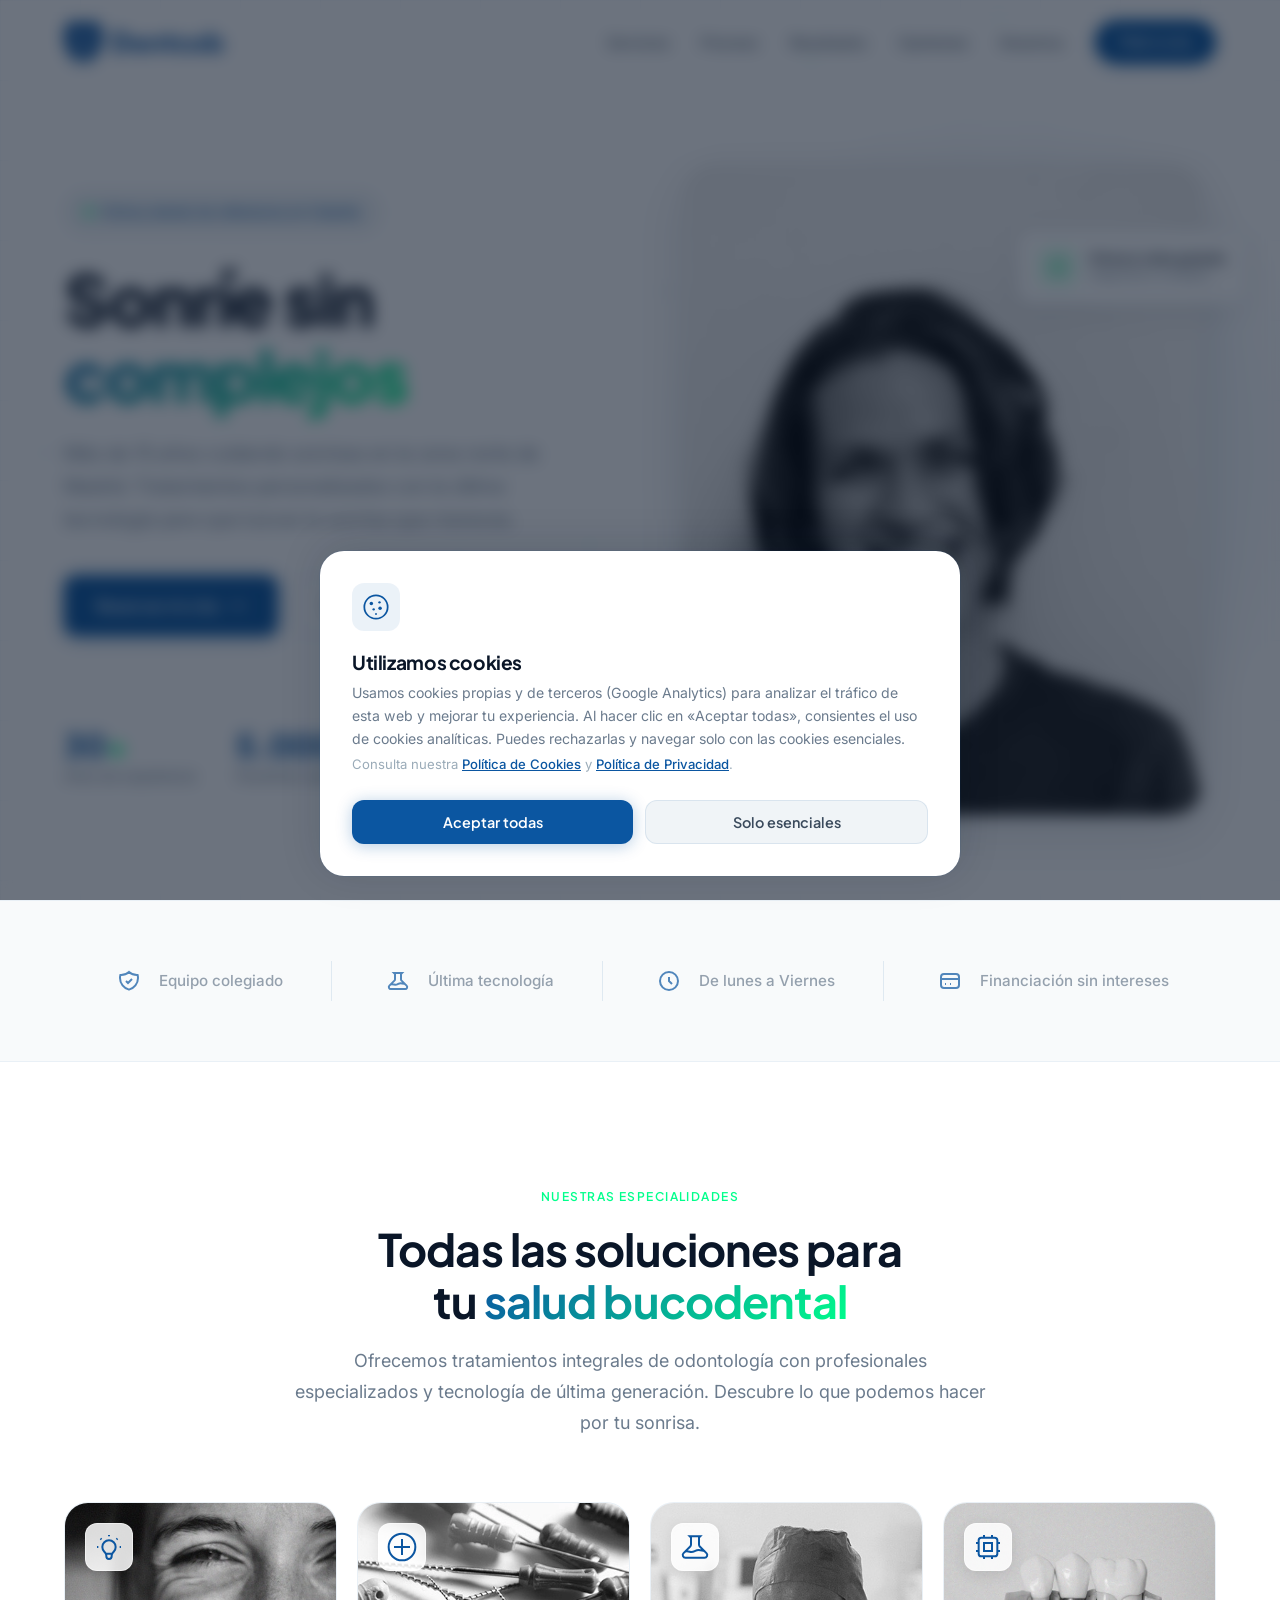
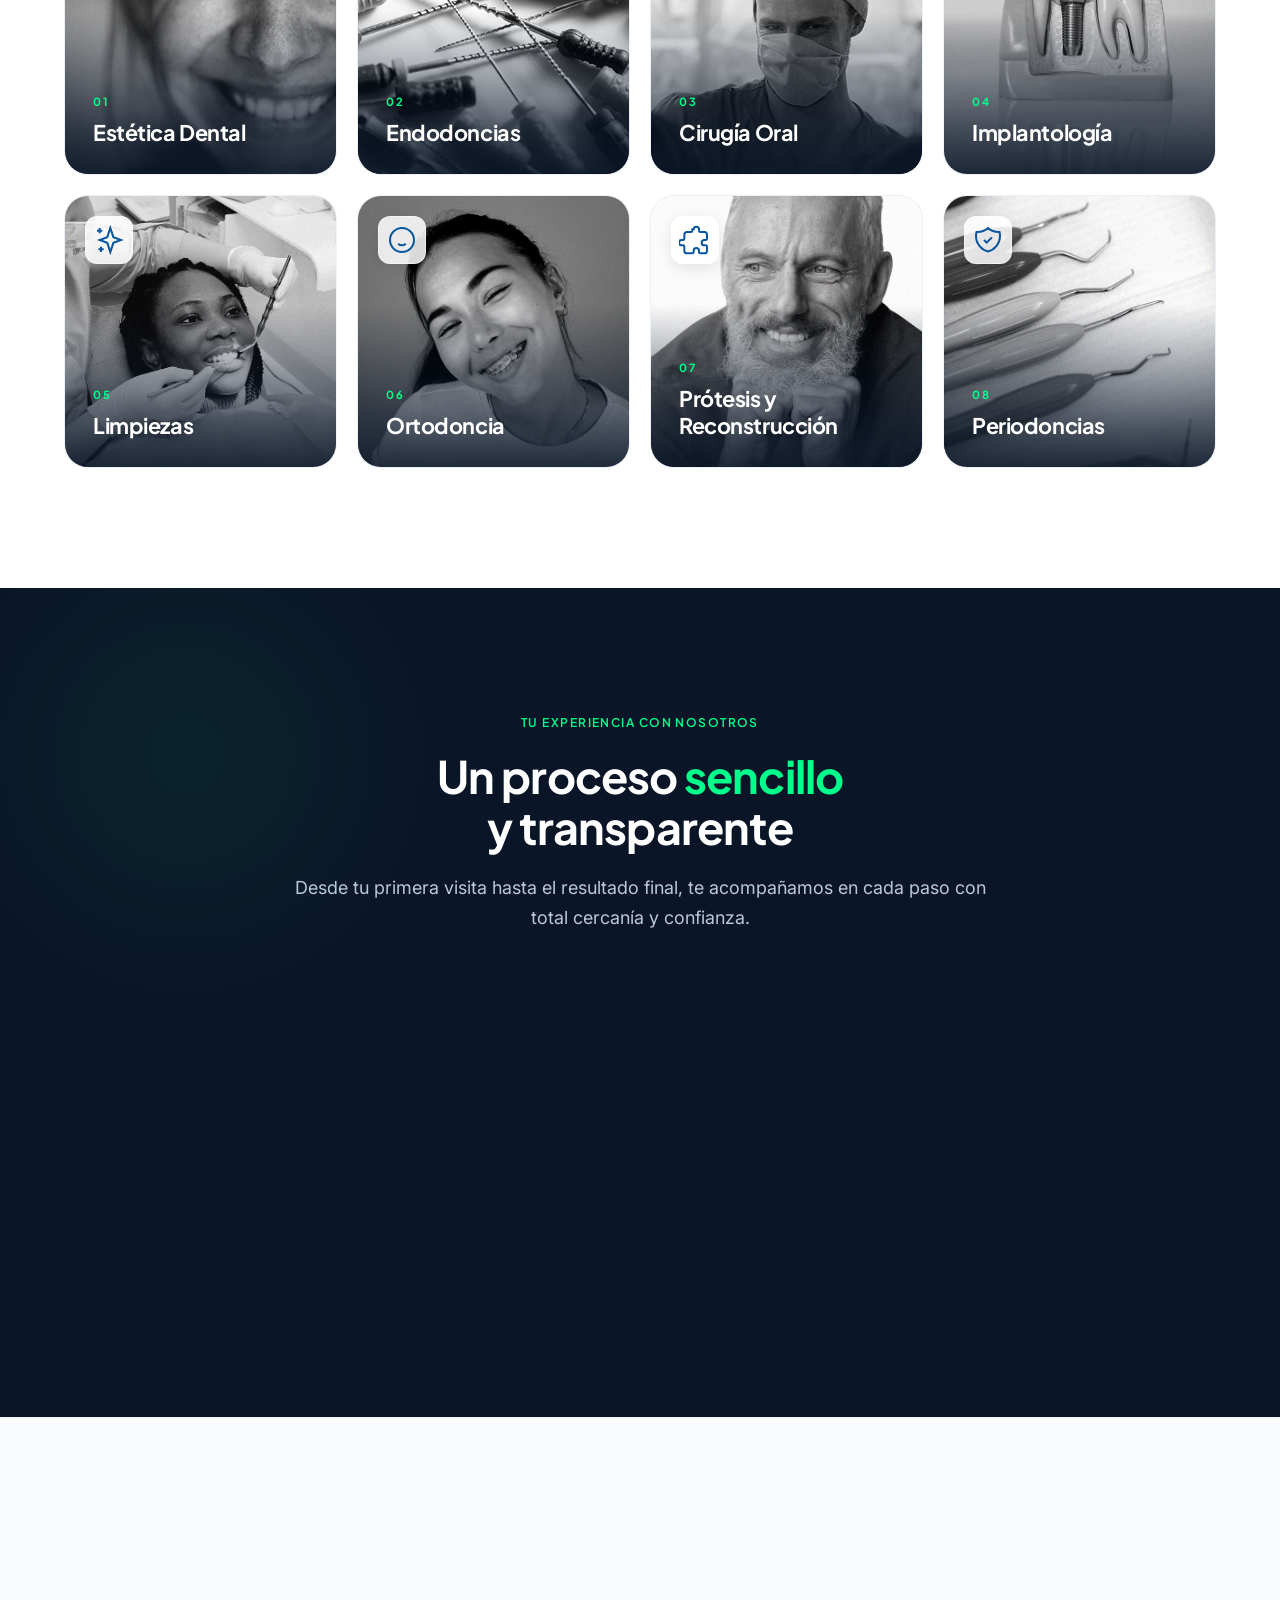
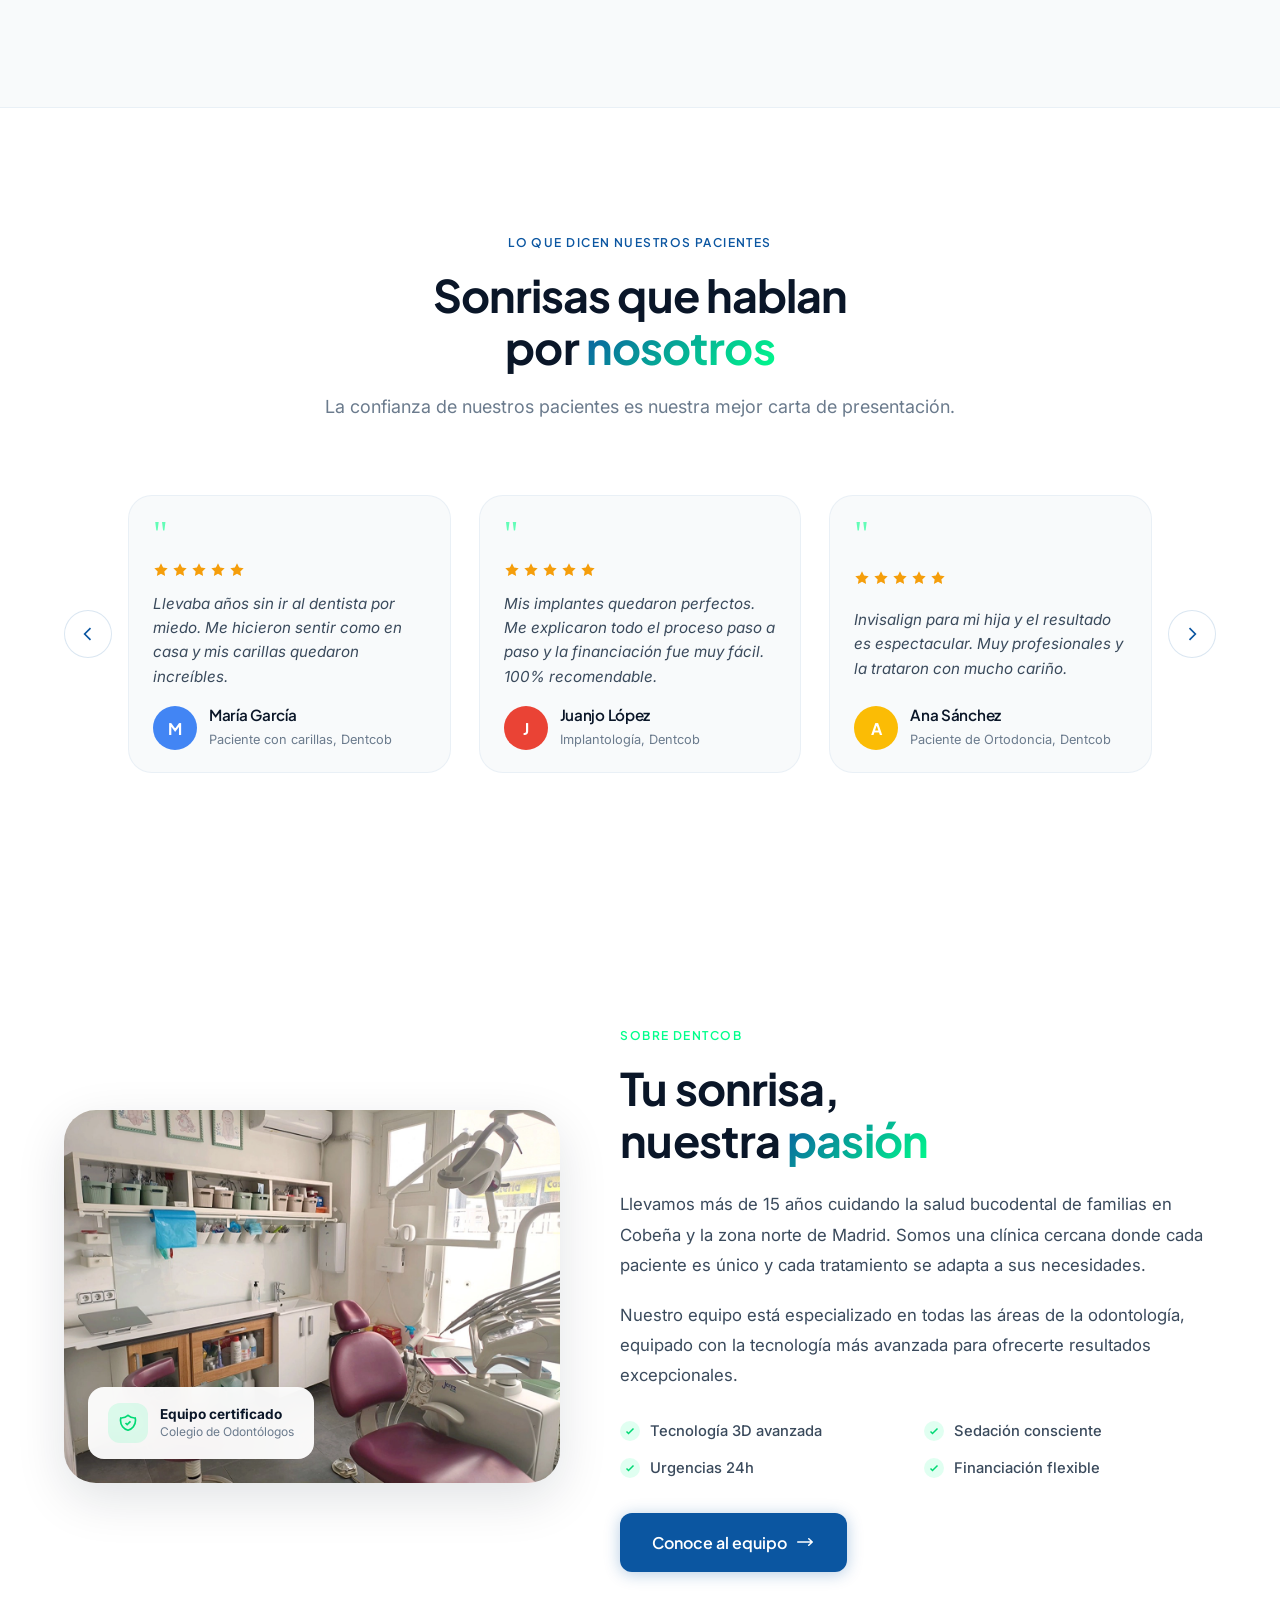
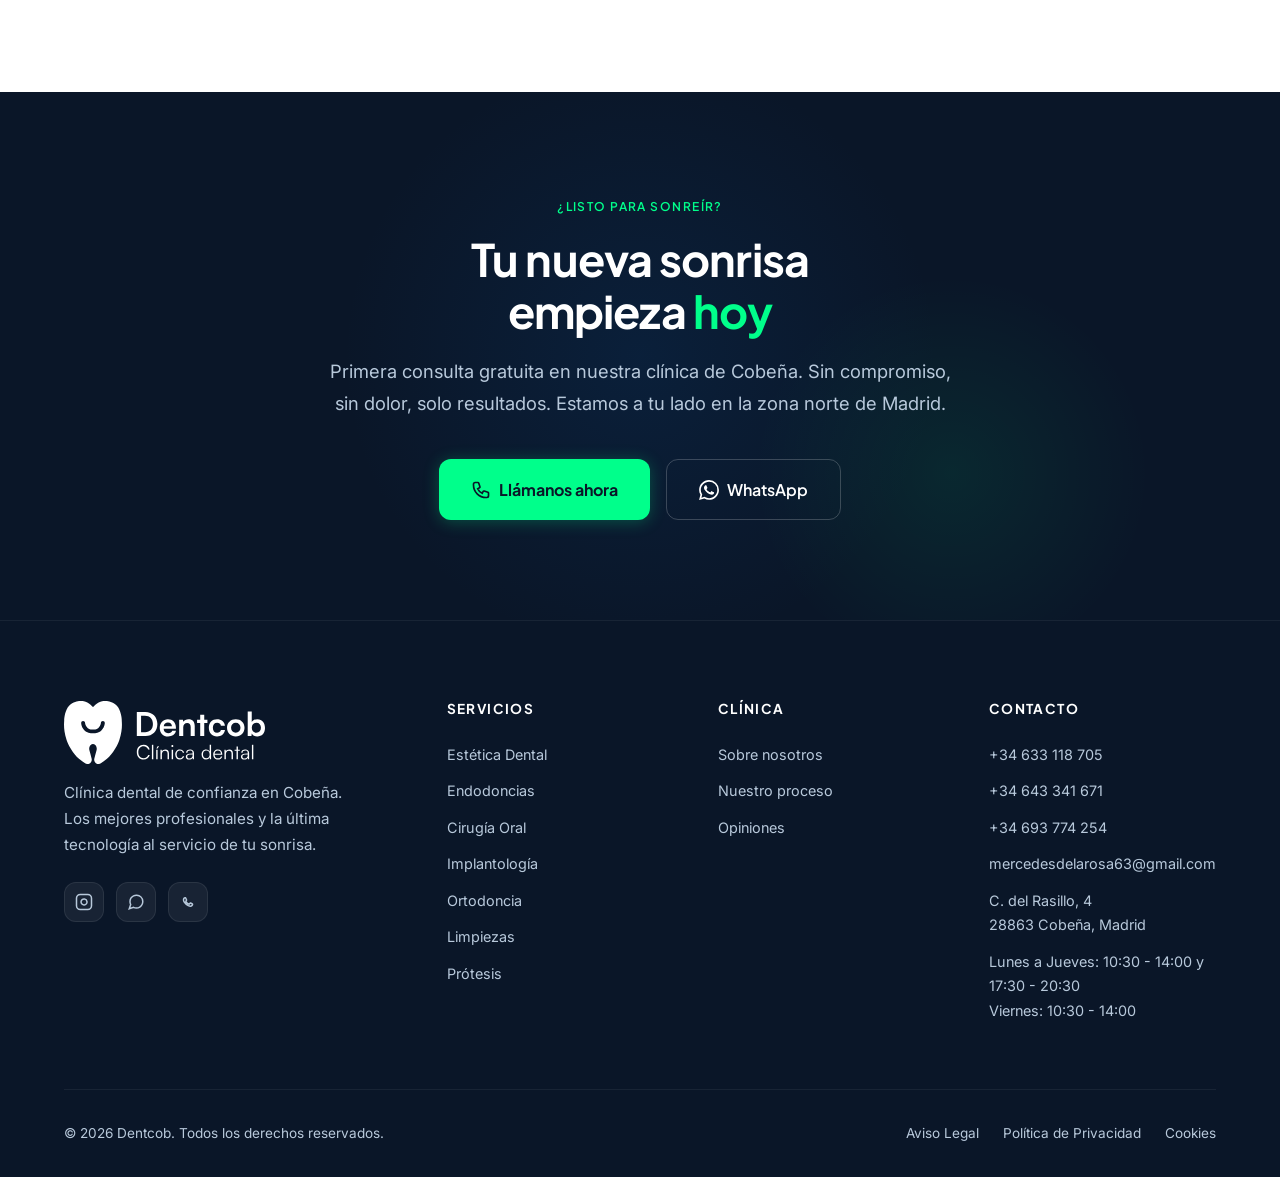
<file: index.html>
<!DOCTYPE html>
<html lang="es">

<head>
    <!-- Google Tag Manager -->
    <script>(function(w,d,s,l,i){w[l]=w[l]||[];w[l].push({'gtm.start':
    new Date().getTime(),event:'gtm.js'});var f=d.getElementsByTagName(s)[0],
    j=d.createElement(s),dl=l!='dataLayer'?'&l='+l:'';j.async=true;j.src=
    'https://www.googletagmanager.com/gtm.js?id='+i+dl;f.parentNode.insertBefore(j,f);
    })(window,document,'script','dataLayer','GTM-N86CSXKW');</script>
    <!-- End Google Tag Manager -->
    <meta charset="UTF-8">
    <meta name="viewport" content="width=device-width, initial-scale=1.0">
    <meta name="description"
        content="Dentcob — Clínica dental en Cobeña, zona norte de Madrid. Más de 15 años cuidando sonrisas con implantes, ortodoncia, estética dental y más. Primera consulta gratuita.">
    <meta name="keywords"
        content="dentista Cobeña, clínica dental Cobeña, dentista zona norte Madrid, implantes dentales Cobeña, ortodoncia norte de Madrid, estética dental, endodoncia, cirugía oral, limpieza dental, odontólogo Cobeña, salud bucodental, dentista cerca de mí, clínica dental Madrid norte, dentista Algete, dentista Paracuellos, dentista San Sebastián de los Reyes">
    <meta name="author" content="Dentcob — Clínica Dental">
    <meta name="geo.region" content="ES-MD">
    <meta name="geo.placename" content="Cobeña, Madrid">

    <title>Dentcob | Dentista en Cobeña — Clínica Dental en la zona norte de Madrid</title>

    <!-- Favicon (reemplazar con logo real) -->
    <link rel="icon" href="images/logoicon.svg" type="image/svg+xml">

    <!-- Google Fonts: preconnect -->
    <link rel="preconnect" href="https://fonts.googleapis.com">
    <link rel="preconnect" href="https://fonts.gstatic.com" crossorigin>
    <link
        href="https://fonts.googleapis.com/css2?family=Plus+Jakarta+Sans:wght@400;500;600;700;800&family=Inter:wght@400;500;600&display=swap"
        rel="stylesheet">

    <!-- Stylesheet -->
    <link rel="stylesheet" href="CSS/styles.css">
</head>

<body>
    <!-- Google Tag Manager (noscript) -->
    <noscript><iframe src="https://www.googletagmanager.com/ns.html?id=GTM-N86CSXKW"
    height="0" width="0" style="display:none;visibility:hidden"></iframe></noscript>
    <!-- End Google Tag Manager (noscript) -->

    <!-- ============================================================
         NAVBAR
         ============================================================ -->
    <nav class="navbar" id="navbar">
        <div class="container navbar-inner">
            <!-- Logo -->
            <a href="#" class="navbar-logo">
                <!-- Si tienes logo, descomenta la línea siguiente y comenta el texto -->
                <img src="images/logo2.svg" alt="Dentcob" height="42">
            </a>

            <!-- Desktop Nav Links -->
            <div class="nav-links">
                <a href="#servicios" class="nav-link">Servicios</a>
                <a href="#proceso" class="nav-link">Proceso</a>
                <a href="#resultados" class="nav-link">Resultados</a>
                <a href="#testimonios" class="nav-link">Opiniones</a>
                <a href="#nosotros" class="nav-link">Nosotros</a>
                <a href="#contacto" class="nav-cta">Pide tu cita</a>
            </div>

            <!-- Mobile Toggle -->
            <button class="mobile-menu-toggle" aria-label="Abrir menú">
                <span></span>
                <span></span>
                <span></span>
            </button>
        </div>
    </nav>

    <!-- Mobile Menu Overlay -->
    <div class="mobile-menu">
        <a href="#servicios" class="nav-link">Servicios</a>
        <a href="#proceso" class="nav-link">Proceso</a>
        <a href="#resultados" class="nav-link">Resultados</a>
        <a href="#testimonios" class="nav-link">Opiniones</a>
        <a href="#nosotros" class="nav-link">Nosotros</a>
        <a href="#contacto" class="nav-cta">Pide tu cita</a>
    </div>

    <!-- ============================================================
         HERO SECTION
         ============================================================ -->
    <section class="hero" id="inicio">
        <!-- Particles -->
        <div class="particles-container"></div>
        <!-- Gradient orb -->
        <div class="hero-gradient-orb"></div>

        <div class="container hero-inner">
            <!-- Content -->
            <div class="hero-content">
                <div class="hero-badge">
                    <span class="badge-dot"></span>
                    Clínica dental de referencia en Cobeña
                </div>

                <h1 class="h1-hero hero-title">
                    Sonríe sin<br>
                    <span class="text-gradient">complejos</span>
                </h1>

                <p class="hero-subtitle">
                    Más de 15 años cuidando sonrisas en la zona norte de Madrid.
                    Tratamientos personalizados con la última tecnología para que luzcas la sonrisa que mereces.
                </p>

                <div class="hero-ctas">
                    <a href="#contacto" class="btn btn-primary">
                        Reservar mi cita
                        <svg class="btn-icon" viewBox="0 0 20 20" fill="currentColor">
                            <path fill-rule="evenodd"
                                d="M2 10a.75.75 0 01.75-.75h12.59l-2.1-1.95a.75.75 0 111.02-1.1l3.5 3.25a.75.75 0 010 1.1l-3.5 3.25a.75.75 0 11-1.02-1.1l2.1-1.95H2.75A.75.75 0 012 10z"
                                clip-rule="evenodd" />
                        </svg>
                    </a>
                    <a href="#servicios" class="btn btn-outline">
                        Ver servicios
                    </a>
                </div>

                <div class="hero-stats">
                    <div>
                        <div class="hero-stat-number">30<span class="accent">+</span></div>
                        <div class="hero-stat-label">Años de experiencia</div>
                    </div>
                    <div>
                        <div class="hero-stat-number">5.000<span class="accent">+</span></div>
                        <div class="hero-stat-label">Pacientes satisfechos</div>
                    </div>
                    <div>
                        <div class="hero-stat-number">7</div>
                        <div class="hero-stat-label">Especialidades</div>
                    </div>
                </div>
            </div>

            <!-- Visual -->
            <div class="hero-visual">
                <div class="hero-image-wrapper">
                    <!-- INSTRUCCIONES: Reemplaza este placeholder con tu imagen real -->
                    <img src="images/hero_visual.webp" alt="Clínica Dental Dentcob en Cobeña, zona norte de Madrid">
                    <div class="image-placeholder">
                        <svg width="64" height="64" viewBox="0 0 24 24" fill="none" stroke="currentColor"
                            stroke-width="1.5">
                            <path
                                d="M4 16l4.586-4.586a2 2 0 012.828 0L16 16m-2-2l1.586-1.586a2 2 0 012.828 0L20 14m-6-6h.01M6 20h12a2 2 0 002-2V6a2 2 0 00-2-2H6a2 2 0 00-2 2v12a2 2 0 002 2z" />
                        </svg>
                        <span class="placeholder-label">images/hero_visual.webp</span>
                    </div>
                </div>

                <!-- Floating Cards -->
                <div class="hero-float-card hero-float-card--1">
                    <div class="float-card-icon float-card-icon--green">
                        <svg width="20" height="20" viewBox="0 0 24 24" fill="none" stroke="currentColor"
                            stroke-width="2">
                            <path d="M9 12l2 2 4-4m6 2a9 9 0 11-18 0 9 9 0 0118 0z" />
                        </svg>
                    </div>
                    <div class="float-card-text">
                        Primera visita gratuita
                        <small>Diagnóstico completo</small>
                    </div>
                </div>

                <div class="hero-float-card hero-float-card--2">
                    <div class="float-card-icon float-card-icon--blue">
                        <svg width="20" height="20" viewBox="0 0 24 24" fill="none" stroke="currentColor"
                            stroke-width="2">
                            <path
                                d="M4.318 6.318a4.5 4.5 0 000 6.364L12 20.364l7.682-7.682a4.5 4.5 0 00-6.364-6.364L12 7.636l-1.318-1.318a4.5 4.5 0 00-6.364 0z" />
                        </svg>
                    </div>
                    <div class="float-card-text">
                        98% satisfacción
                        <small>Valoración pacientes</small>
                    </div>
                </div>
            </div>
        </div>
    </section>

    <!-- ============================================================
         TRUST BAR
         ============================================================ -->
    <section class="trust-bar">
        <div class="container trust-bar-inner">
            <div class="trust-item">
                <div class="trust-icon">
                    <svg width="24" height="24" viewBox="0 0 24 24" fill="none" stroke="currentColor" stroke-width="2">
                        <path
                            d="M9 12l2 2 4-4m5.618-4.016A11.955 11.955 0 0112 2.944a11.955 11.955 0 01-8.618 3.04A12.02 12.02 0 003 9c0 5.591 3.824 10.29 9 11.622 5.176-1.332 9-6.03 9-11.622 0-1.042-.133-2.052-.382-3.016z" />
                    </svg>
                </div>
                Equipo colegiado
            </div>
            <div class="trust-divider"></div>
            <div class="trust-item">
                <div class="trust-icon">
                    <svg width="24" height="24" viewBox="0 0 24 24" fill="none" stroke="currentColor" stroke-width="2">
                        <path
                            d="M19.428 15.428a2 2 0 00-1.022-.547l-2.387-.477a6 6 0 00-3.86.517l-.318.158a6 6 0 01-3.86.517L6.05 15.21a2 2 0 00-1.806.547M8 4h8l-1 1v5.172a2 2 0 00.586 1.414l5 5c1.26 1.26.367 3.414-1.415 3.414H4.828c-1.782 0-2.674-2.154-1.414-3.414l5-5A2 2 0 009 10.172V5L8 4z" />
                    </svg>
                </div>
                Última tecnología
            </div>
            <div class="trust-divider"></div>
            <div class="trust-item">
                <div class="trust-icon">
                    <svg width="24" height="24" viewBox="0 0 24 24" fill="none" stroke="currentColor" stroke-width="2">
                        <path d="M12 8v4l3 3m6-3a9 9 0 11-18 0 9 9 0 0118 0z" />
                    </svg>
                </div>
                De lunes a Viernes
            </div>
            <div class="trust-divider"></div>
            <div class="trust-item">
                <div class="trust-icon">
                    <svg width="24" height="24" viewBox="0 0 24 24" fill="none" stroke="currentColor" stroke-width="2">
                        <path
                            d="M3 10h18M7 15h1m4 0h1m-7 4h12a3 3 0 003-3V8a3 3 0 00-3-3H6a3 3 0 00-3 3v8a3 3 0 003 3z" />
                    </svg>
                </div>
                Financiación sin intereses
            </div>
        </div>
    </section>

    <!-- ============================================================
         SERVICIOS — FLIP CARDS
         ============================================================ -->
    <section class="section services" id="servicios">
        <div class="container">
            <div class="section-header reveal">
                <span class="label">Nuestras especialidades</span>
                <h2 class="h2-section">Todas las soluciones para<br>tu <span class="text-gradient">salud
                        bucodental</span>
                </h2>
                <p>Ofrecemos tratamientos integrales de odontología con profesionales especializados y tecnología de
                    última generación. Descubre lo que podemos hacer por tu sonrisa.</p>
            </div>

            <div class="services-grid">
                <!-- Servicio 1: Estética Dental -->
                <div class="service-card-flip reveal reveal-delay-1">
                    <div class="service-card-inner">
                        <div class="service-card-front">
                            <!-- INSTRUCCIONES: Reemplaza el placeholder con tu imagen -->
                            <img src="images/service_1.2.webp" alt="Estética dental en Cobeña — Dentista Dentcob"
                                class="service-image">
                            <div class="service-placeholder">
                                <div class="service-placeholder-icon">
                                    <svg width="32" height="32" viewBox="0 0 24 24" fill="none" stroke="currentColor"
                                        stroke-width="1.5">
                                        <path
                                            d="M9.663 17h4.673M12 3v1m6.364 1.636l-.707.707M21 12h-1M4 12H3m3.343-5.657l-.707-.707m2.828 9.9a5 5 0 117.072 0l-.548.547A3.374 3.374 0 0014 18.469V19a2 2 0 11-4 0v-.531c0-.895-.356-1.754-.988-2.386l-.548-.547z" />
                                    </svg>
                                </div>
                                <span class="service-placeholder-label">images/service_1.jpg</span>
                            </div>
                            <div class="service-overlay">
                                <span class="service-number">01</span>
                                <h3 class="service-title-front">Estética Dental</h3>
                            </div>
                        </div>
                        <div class="service-card-back">
                            <div class="service-back-icon">
                                <svg width="24" height="24" viewBox="0 0 24 24" fill="none" stroke="currentColor"
                                    stroke-width="2">
                                    <path
                                        d="M9.663 17h4.673M12 3v1m6.364 1.636l-.707.707M21 12h-1M4 12H3m3.343-5.657l-.707-.707m2.828 9.9a5 5 0 117.072 0l-.548.547A3.374 3.374 0 0014 18.469V19a2 2 0 11-4 0v-.531c0-.895-.356-1.754-.988-2.386l-.548-.547z" />
                                </svg>
                            </div>
                            <h3 class="service-title-back">Estética Dental</h3>
                            <p class="service-description">Blanqueamientos, carillas de porcelana y composite para
                                conseguir la sonrisa que siempre has deseado.</p>
                            <div class="service-features">
                                <span class="feature-tag">Blanqueamiento</span>
                                <span class="feature-tag">Carillas</span>
                                <span class="feature-tag">Composite</span>
                            </div>
                        </div>
                    </div>
                </div>

                <!-- Servicio 2: Endodoncias -->
                <div class="service-card-flip reveal reveal-delay-2">
                    <div class="service-card-inner">
                        <div class="service-card-front">
                            <img src="images/service_2.webp" alt="Endodoncias" class="service-image">
                            <div class="service-placeholder">
                                <div class="service-placeholder-icon">
                                    <svg width="32" height="32" viewBox="0 0 24 24" fill="none" stroke="currentColor"
                                        stroke-width="1.5">
                                        <path d="M12 2a10 10 0 110 20 10 10 0 010-20zm0 4v12m-6-6h12" />
                                    </svg>
                                </div>
                                <span class="service-placeholder-label">images/service_2.jpg</span>
                            </div>
                            <div class="service-overlay">
                                <span class="service-number">02</span>
                                <h3 class="service-title-front">Endodoncias</h3>
                            </div>
                        </div>
                        <div class="service-card-back">
                            <div class="service-back-icon">
                                <svg width="24" height="24" viewBox="0 0 24 24" fill="none" stroke="currentColor"
                                    stroke-width="2">
                                    <path d="M12 2a10 10 0 110 20 10 10 0 010-20zm0 4v12m-6-6h12" />
                                </svg>
                            </div>
                            <h3 class="service-title-back">Endodoncias</h3>
                            <p class="service-description">Técnicas mínimamente invasivas para salvar tus dientes
                                naturales y eliminar el dolor de raíz.</p>
                            <div class="service-features">
                                <span class="feature-tag">Conductos</span>
                                <span class="feature-tag">Limas</span>
                                <span class="feature-tag">Indoloro</span>
                            </div>
                        </div>
                    </div>
                </div>

                <!-- Servicio 3: Cirugía Oral -->
                <div class="service-card-flip reveal reveal-delay-3">
                    <div class="service-card-inner">
                        <div class="service-card-front">
                            <img src="images/service_3.webp" alt="Cirugía Oral" class="service-image">
                            <div class="service-placeholder">
                                <div class="service-placeholder-icon">
                                    <svg width="32" height="32" viewBox="0 0 24 24" fill="none" stroke="currentColor"
                                        stroke-width="1.5">
                                        <path
                                            d="M19.428 15.428a2 2 0 00-1.022-.547l-2.387-.477a6 6 0 00-3.86.517l-.318.158a6 6 0 01-3.86.517L6.05 15.21a2 2 0 00-1.806.547M8 4h8l-1 1v5.172a2 2 0 00.586 1.414l5 5c1.26 1.26.367 3.414-1.415 3.414H4.828c-1.782 0-2.674-2.154-1.414-3.414l5-5A2 2 0 009 10.172V5L8 4z" />
                                    </svg>
                                </div>
                                <span class="service-placeholder-label">images/service_3.jpg</span>
                            </div>
                            <div class="service-overlay">
                                <span class="service-number">03</span>
                                <h3 class="service-title-front">Cirugía Oral</h3>
                            </div>
                        </div>
                        <div class="service-card-back">
                            <div class="service-back-icon">
                                <svg width="24" height="24" viewBox="0 0 24 24" fill="none" stroke="currentColor"
                                    stroke-width="2">
                                    <path
                                        d="M19.428 15.428a2 2 0 00-1.022-.547l-2.387-.477a6 6 0 00-3.86.517l-.318.158a6 6 0 01-3.86.517L6.05 15.21a2 2 0 00-1.806.547M8 4h8l-1 1v5.172a2 2 0 00.586 1.414l5 5c1.26 1.26.367 3.414-1.415 3.414H4.828c-1.782 0-2.674-2.154-1.414-3.414l5-5A2 2 0 009 10.172V5L8 4z" />
                                </svg>
                            </div>
                            <h3 class="service-title-back">Cirugía Oral</h3>
                            <p class="service-description">Extracciones, quistes y cirugías preprotésicas con máxima
                                seguridad.</p>
                            <div class="service-features">
                                <span class="feature-tag">Extracciones</span>
                                <span class="feature-tag">Muelas juicio</span>
                                <span class="feature-tag">Quistes</span>
                            </div>
                        </div>
                    </div>
                </div>

                <!-- Servicio 4: Implantología -->
                <div class="service-card-flip reveal reveal-delay-1">
                    <div class="service-card-inner">
                        <div class="service-card-front">
                            <img src="images/service_4.webp" alt="Implantología" class="service-image">
                            <div class="service-placeholder">
                                <div class="service-placeholder-icon">
                                    <svg width="32" height="32" viewBox="0 0 24 24" fill="none" stroke="currentColor"
                                        stroke-width="1.5">
                                        <path
                                            d="M9 3v2m6-2v2M9 19v2m6-2v2M5 9H3m2 6H3m18-6h-2m2 6h-2M7 19h10a2 2 0 002-2V7a2 2 0 00-2-2H7a2 2 0 00-2 2v10a2 2 0 002 2zM9 9h6v6H9V9z" />
                                    </svg>
                                </div>
                                <span class="service-placeholder-label">images/service_4.jpg</span>
                            </div>
                            <div class="service-overlay">
                                <span class="service-number">04</span>
                                <h3 class="service-title-front">Implantología</h3>
                            </div>
                        </div>
                        <div class="service-card-back">
                            <div class="service-back-icon">
                                <svg width="24" height="24" viewBox="0 0 24 24" fill="none" stroke="currentColor"
                                    stroke-width="2">
                                    <path
                                        d="M9 3v2m6-2v2M9 19v2m6-2v2M5 9H3m2 6H3m18-6h-2m2 6h-2M7 19h10a2 2 0 002-2V7a2 2 0 00-2-2H7a2 2 0 00-2 2v10a2 2 0 002 2zM9 9h6v6H9V9z" />
                                </svg>
                            </div>
                            <h3 class="service-title-back">Implantología</h3>
                            <p class="service-description">Implantes de titanio de última generación para recuperar la
                                funcionalidad y estética de tus dientes.</p>
                            <div class="service-features">
                                <span class="feature-tag">Titanio</span>
                                <span class="feature-tag">Elevación de seno</span>
                                <span class="feature-tag">Regenarión de tejidos</span>
                            </div>
                        </div>
                    </div>
                </div>

                <!-- Servicio 5: Limpiezas -->
                <div class="service-card-flip reveal reveal-delay-2">
                    <div class="service-card-inner">
                        <div class="service-card-front">
                            <img src="images/service_5.webp" alt="Limpiezas Dentales" class="service-image">
                            <div class="service-placeholder">
                                <div class="service-placeholder-icon">
                                    <svg width="32" height="32" viewBox="0 0 24 24" fill="none" stroke="currentColor"
                                        stroke-width="1.5">
                                        <path
                                            d="M5 3v4M3 5h4M6 17v4m-2-2h4m5-16l2.286 6.857L21 12l-5.714 2.143L13 21l-2.286-6.857L5 12l5.714-2.143L13 3z" />
                                    </svg>
                                </div>
                                <span class="service-placeholder-label">images/service_5.jpg</span>
                            </div>
                            <div class="service-overlay">
                                <span class="service-number">05</span>
                                <h3 class="service-title-front">Limpiezas</h3>
                            </div>
                        </div>
                        <div class="service-card-back">
                            <div class="service-back-icon">
                                <svg width="24" height="24" viewBox="0 0 24 24" fill="none" stroke="currentColor"
                                    stroke-width="2">
                                    <path
                                        d="M5 3v4M3 5h4M6 17v4m-2-2h4m5-16l2.286 6.857L21 12l-5.714 2.143L13 21l-2.286-6.857L5 12l5.714-2.143L13 3z" />
                                </svg>
                            </div>
                            <h3 class="service-title-back">Limpiezas Dentales</h3>
                            <p class="service-description">Profilaxis profesional con ultrasonidos para mantener tus
                                encías sanas y prevenir enfermedades.</p>
                            <div class="service-features">
                                <span class="feature-tag">Educación preventiva</span>
                                <span class="feature-tag">Prevención</span>
                                <span class="feature-tag">Profilaxis</span>
                            </div>
                        </div>
                    </div>
                </div>

                <!-- Servicio 6: Ortodoncia -->
                <div class="service-card-flip reveal reveal-delay-3">
                    <div class="service-card-inner">
                        <div class="service-card-front">
                            <img src="images/service_6.webp" alt="Ortodoncia" class="service-image">
                            <div class="service-placeholder">
                                <div class="service-placeholder-icon">
                                    <svg width="32" height="32" viewBox="0 0 24 24" fill="none" stroke="currentColor"
                                        stroke-width="1.5">
                                        <path
                                            d="M14.828 14.828a4 4 0 01-5.656 0M9 10h.01M15 10h.01M21 12a9 9 0 11-18 0 9 9 0 0118 0z" />
                                    </svg>
                                </div>
                                <span class="service-placeholder-label">images/service_6.jpg</span>
                            </div>
                            <div class="service-overlay">
                                <span class="service-number">06</span>
                                <h3 class="service-title-front">Ortodoncia</h3>
                            </div>
                        </div>
                        <div class="service-card-back">
                            <div class="service-back-icon">
                                <svg width="24" height="24" viewBox="0 0 24 24" fill="none" stroke="currentColor"
                                    stroke-width="2">
                                    <path
                                        d="M14.828 14.828a4 4 0 01-5.656 0M9 10h.01M15 10h.01M21 12a9 9 0 11-18 0 9 9 0 0118 0z" />
                                </svg>
                            </div>
                            <h3 class="service-title-back">Ortodoncia</h3>
                            <p class="service-description">Brackets metálicos, estéticos e Invisalign. Alineamos tu
                                sonrisa con el tratamiento ideal para ti.</p>
                            <div class="service-features">
                                <span class="feature-tag">Invisalign</span>
                                <span class="feature-tag">Brackets</span>
                                <span class="feature-tag">Ortopedia dentofacial</span>
                            </div>
                        </div>
                    </div>
                </div>

                <!-- Servicio 7: Prótesis y Reconstrucción -->
                <div class="service-card-flip reveal reveal-delay-1">
                    <div class="service-card-inner">
                        <div class="service-card-front">
                            <img src="images/service_7.webp" alt="Prótesis y Reconstrucción" class="service-image">
                            <div class="service-placeholder">
                                <div class="service-placeholder-icon">
                                    <svg width="32" height="32" viewBox="0 0 24 24" fill="none" stroke="currentColor"
                                        stroke-width="1.5">
                                        <path
                                            d="M11 4a2 2 0 114 0v1a1 1 0 001 1h3a2 2 0 012 2v3a1 1 0 01-1 1h-1a2 2 0 100 4h1a1 1 0 011 1v3a2 2 0 01-2 2h-3a1 1 0 01-1-1v-1a2 2 0 10-4 0v1a1 1 0 01-1 1H6a2 2 0 01-2-2v-3a1 1 0 00-1-1H2a2 2 0 010-4h1a1 1 0 001-1V8a2 2 0 012-2h3a1 1 0 001-1V4z" />
                                    </svg>
                                </div>
                                <span class="service-placeholder-label">images/service_7.jpg</span>
                            </div>
                            <div class="service-overlay">
                                <span class="service-number">07</span>
                                <h3 class="service-title-front">Prótesis y Reconstrucción</h3>
                            </div>
                        </div>
                        <div class="service-card-back">
                            <div class="service-back-icon">
                                <svg width="24" height="24" viewBox="0 0 24 24" fill="none" stroke="currentColor"
                                    stroke-width="2">
                                    <path
                                        d="M11 4a2 2 0 114 0v1a1 1 0 001 1h3a2 2 0 012 2v3a1 1 0 01-1 1h-1a2 2 0 100 4h1a1 1 0 011 1v3a2 2 0 01-2 2h-3a1 1 0 01-1-1v-1a2 2 0 10-4 0v1a1 1 0 01-1 1H6a2 2 0 01-2-2v-3a1 1 0 00-1-1H2a2 2 0 010-4h1a1 1 0 001-1V8a2 2 0 012-2h3a1 1 0 001-1V4z" />
                                </svg>
                            </div>
                            <h3 class="service-title-back">Prótesis y Reconstrucción</h3>
                            <p class="service-description">Coronas, puentes y prótesis removibles de alta estética.
                                Recupera tu sonrisa en Cobeña.</p>
                            <div class="service-features">
                                <span class="feature-tag">Prótesis fija y removibles</span>
                                <span class="feature-tag">Prótesis sobre implantes</span>
                                <span class="feature-tag">Férula para bruxismo</span>
                            </div>
                        </div>
                    </div>
                </div>

                <!-- Servicio 8: Periodoncias -->
                <div class="service-card-flip reveal reveal-delay-2">
                    <div class="service-card-inner">
                        <div class="service-card-front">
                            <img src="images/service_8.webp" alt="Periodoncia en Cobeña — Dentista Dentcob"
                                class="service-image">
                            <div class="service-placeholder">
                                <div class="service-placeholder-icon">
                                    <svg width="32" height="32" viewBox="0 0 24 24" fill="none" stroke="currentColor"
                                        stroke-width="1.5">
                                        <path
                                            d="M9 12l2 2 4-4m5.618-4.016A11.955 11.955 0 0112 2.944a11.955 11.955 0 01-8.618 3.04A12.02 12.02 0 003 9c0 5.591 3.824 10.29 9 11.622 5.176-1.332 9-6.03 9-11.622 0-1.042-.133-2.052-.382-3.016z" />
                                    </svg>
                                </div>
                                <span class="service-placeholder-label">images/service_8.jpg</span>
                            </div>
                            <div class="service-overlay">
                                <span class="service-number">08</span>
                                <h3 class="service-title-front">Periodoncias</h3>
                            </div>
                        </div>
                        <div class="service-card-back">
                            <div class="service-back-icon">
                                <svg width="24" height="24" viewBox="0 0 24 24" fill="none" stroke="currentColor"
                                    stroke-width="2">
                                    <path
                                        d="M9 12l2 2 4-4m5.618-4.016A11.955 11.955 0 0112 2.944a11.955 11.955 0 01-8.618 3.04A12.02 12.02 0 003 9c0 5.591 3.824 10.29 9 11.622 5.176-1.332 9-6.03 9-11.622 0-1.042-.133-2.052-.382-3.016z" />
                                </svg>
                            </div>
                            <h3 class="service-title-back">Periodoncias</h3>
                            <p class="service-description">Tratamiento especializado de encías, gingivitis y
                                periodontitis para cuidar la base de tu sonrisa.</p>
                            <div class="service-features">
                                <span class="feature-tag">Encías</span>
                                <span class="feature-tag">Gingivitis</span>
                                <span class="feature-tag">Periodontitis</span>
                            </div>
                        </div>
                    </div>
                </div>

            </div>
        </div>
    </section>

    <!-- ============================================================
         PROCESO / SHOWCASE
         ============================================================ -->
    <section class="section showcase" id="proceso">
        <div class="container">
            <div class="section-header reveal">
                <span class="label">Tu experiencia con nosotros</span>
                <h2 class="h2-section">Un proceso <span class="text-accent">sencillo</span><br>y transparente</h2>
                <p>Desde tu primera visita hasta el resultado final, te acompañamos en cada paso con total cercanía y
                    confianza.
                </p>
            </div>

            <div class="showcase-grid">
                <div class="showcase-card reveal reveal-delay-1">
                    <div class="showcase-card-number">01</div>
                    <h3>Primera consulta gratuita</h3>
                    <p>Realizamos un diagnóstico completo con radiografías digitales y escáner 3D. Tu primera visita es
                        totalmente gratuita y sin compromiso.</p>
                    <div class="accent-line"></div>
                </div>

                <div class="showcase-card reveal reveal-delay-2">
                    <div class="showcase-card-number">02</div>
                    <h3>Plan de tratamiento dental</h3>
                    <p>Diseñamos un plan de tratamiento a medida con presupuesto transparente y opciones de financiación
                        sin intereses.</p>
                    <div class="accent-line"></div>
                </div>

                <div class="showcase-card reveal reveal-delay-3">
                    <div class="showcase-card-number">03</div>
                    <h3>Tratamiento y seguimiento</h3>
                    <p>Ejecutamos cada tratamiento con la máxima precisión y te hacemos seguimiento personalizado hasta
                        tu total recuperación.</p>
                    <div class="accent-line"></div>
                </div>
            </div>
        </div>
    </section>

    <!-- ============================================================
         STATS
         ============================================================ -->
    <section class="stats" id="resultados">
        <div class="container">
            <div class="stats-grid">
                <div class="stat-item reveal reveal-delay-1">
                    <div class="stat-number"><span data-counter="5000" data-suffix="+">0</span><span
                            class="suffix">+</span></div>
                    <div class="stat-label">Pacientes atendidos</div>
                </div>
                <div class="stat-item reveal reveal-delay-2">
                    <div class="stat-number"><span data-counter="30" data-suffix=" años">0</span></div>
                    <div class="stat-label">Años de experiencia</div>
                </div>
                <div class="stat-item reveal reveal-delay-3">
                    <div class="stat-number"><span data-counter="98" data-suffix="%">0</span></div>
                    <div class="stat-label">Tasa de satisfacción</div>
                </div>
                <div class="stat-item reveal reveal-delay-4">
                    <div class="stat-number"><span data-counter="7">0</span></div>
                    <div class="stat-label">Especialidades</div>
                </div>
            </div>
        </div>
    </section>

    <!-- ============================================================
         TESTIMONIOS
         ============================================================ -->
    <section class="section testimonials" id="testimonios">
        <div class="container">
            <div class="section-header reveal">
                <span class="label label-blue">Lo que dicen nuestros pacientes</span>
                <h2 class="h2-section">Sonrisas que hablan<br>por <span class="text-gradient">nosotros</span></h2>
                <p>La confianza de nuestros pacientes es nuestra mejor carta de presentación.</p>
            </div>

            <div class="testimonials-carousel-wrapper reveal">
                <button class="carousel-arrow carousel-arrow-left" id="testimonial-prev" aria-label="Anterior">
                    <svg width="20" height="20" viewBox="0 0 24 24" fill="none" stroke="currentColor" stroke-width="2">
                        <path d="M15 19l-7-7 7-7" />
                    </svg>
                </button>

                <div class="testimonials-carousel" id="testimonials-carousel">
                    <div class="testimonials-track" id="testimonials-track">

                        <!-- Testimonio 1: María García -->
                        <div class="testimonial-card">
                            <div class="testimonial-quote-mark">"</div>
                            <div class="testimonial-stars">
                                <svg width="16" height="16" viewBox="0 0 24 24" fill="currentColor">
                                    <path
                                        d="M12 2l3.09 6.26L22 9.27l-5 4.87 1.18 6.88L12 17.77l-6.18 3.25L7 14.14 2 9.27l6.91-1.01L12 2z" />
                                </svg>
                                <svg width="16" height="16" viewBox="0 0 24 24" fill="currentColor">
                                    <path
                                        d="M12 2l3.09 6.26L22 9.27l-5 4.87 1.18 6.88L12 17.77l-6.18 3.25L7 14.14 2 9.27l6.91-1.01L12 2z" />
                                </svg>
                                <svg width="16" height="16" viewBox="0 0 24 24" fill="currentColor">
                                    <path
                                        d="M12 2l3.09 6.26L22 9.27l-5 4.87 1.18 6.88L12 17.77l-6.18 3.25L7 14.14 2 9.27l6.91-1.01L12 2z" />
                                </svg>
                                <svg width="16" height="16" viewBox="0 0 24 24" fill="currentColor">
                                    <path
                                        d="M12 2l3.09 6.26L22 9.27l-5 4.87 1.18 6.88L12 17.77l-6.18 3.25L7 14.14 2 9.27l6.91-1.01L12 2z" />
                                </svg>
                                <svg width="16" height="16" viewBox="0 0 24 24" fill="currentColor">
                                    <path
                                        d="M12 2l3.09 6.26L22 9.27l-5 4.87 1.18 6.88L12 17.77l-6.18 3.25L7 14.14 2 9.27l6.91-1.01L12 2z" />
                                </svg>
                            </div>
                            <p class="testimonial-text">Llevaba años sin ir al dentista por miedo. Me hicieron sentir
                                como en casa y mis carillas quedaron increíbles.</p>
                            <div class="testimonial-author">
                                <div class="testimonial-avatar" style="background:#4285F4;">M</div>
                                <div class="testimonial-author-info">
                                    <h4>María García</h4>
                                    <span>Paciente con carillas, Dentcob</span>
                                </div>
                            </div>
                        </div>

                        <!-- Testimonio 2: Juan López -->
                        <div class="testimonial-card">
                            <div class="testimonial-quote-mark">"</div>
                            <div class="testimonial-stars">
                                <svg width="16" height="16" viewBox="0 0 24 24" fill="currentColor">
                                    <path
                                        d="M12 2l3.09 6.26L22 9.27l-5 4.87 1.18 6.88L12 17.77l-6.18 3.25L7 14.14 2 9.27l6.91-1.01L12 2z" />
                                </svg>
                                <svg width="16" height="16" viewBox="0 0 24 24" fill="currentColor">
                                    <path
                                        d="M12 2l3.09 6.26L22 9.27l-5 4.87 1.18 6.88L12 17.77l-6.18 3.25L7 14.14 2 9.27l6.91-1.01L12 2z" />
                                </svg>
                                <svg width="16" height="16" viewBox="0 0 24 24" fill="currentColor">
                                    <path
                                        d="M12 2l3.09 6.26L22 9.27l-5 4.87 1.18 6.88L12 17.77l-6.18 3.25L7 14.14 2 9.27l6.91-1.01L12 2z" />
                                </svg>
                                <svg width="16" height="16" viewBox="0 0 24 24" fill="currentColor">
                                    <path
                                        d="M12 2l3.09 6.26L22 9.27l-5 4.87 1.18 6.88L12 17.77l-6.18 3.25L7 14.14 2 9.27l6.91-1.01L12 2z" />
                                </svg>
                                <svg width="16" height="16" viewBox="0 0 24 24" fill="currentColor">
                                    <path
                                        d="M12 2l3.09 6.26L22 9.27l-5 4.87 1.18 6.88L12 17.77l-6.18 3.25L7 14.14 2 9.27l6.91-1.01L12 2z" />
                                </svg>
                            </div>
                            <p class="testimonial-text">Mis implantes quedaron perfectos. Me explicaron todo el proceso
                                paso a paso y la financiación fue muy fácil. 100% recomendable.</p>
                            <div class="testimonial-author">
                                <div class="testimonial-avatar" style="background:#EA4335;">J</div>
                                <div class="testimonial-author-info">
                                    <h4>Juanjo López</h4>
                                    <span>Implantología, Dentcob</span>
                                </div>
                            </div>
                        </div>

                        <!-- Testimonio 3: Ana Sánchez -->
                        <div class="testimonial-card">
                            <div class="testimonial-quote-mark">"</div>
                            <div class="testimonial-stars">
                                <svg width="16" height="16" viewBox="0 0 24 24" fill="currentColor">
                                    <path
                                        d="M12 2l3.09 6.26L22 9.27l-5 4.87 1.18 6.88L12 17.77l-6.18 3.25L7 14.14 2 9.27l6.91-1.01L12 2z" />
                                </svg>
                                <svg width="16" height="16" viewBox="0 0 24 24" fill="currentColor">
                                    <path
                                        d="M12 2l3.09 6.26L22 9.27l-5 4.87 1.18 6.88L12 17.77l-6.18 3.25L7 14.14 2 9.27l6.91-1.01L12 2z" />
                                </svg>
                                <svg width="16" height="16" viewBox="0 0 24 24" fill="currentColor">
                                    <path
                                        d="M12 2l3.09 6.26L22 9.27l-5 4.87 1.18 6.88L12 17.77l-6.18 3.25L7 14.14 2 9.27l6.91-1.01L12 2z" />
                                </svg>
                                <svg width="16" height="16" viewBox="0 0 24 24" fill="currentColor">
                                    <path
                                        d="M12 2l3.09 6.26L22 9.27l-5 4.87 1.18 6.88L12 17.77l-6.18 3.25L7 14.14 2 9.27l6.91-1.01L12 2z" />
                                </svg>
                                <svg width="16" height="16" viewBox="0 0 24 24" fill="currentColor">
                                    <path
                                        d="M12 2l3.09 6.26L22 9.27l-5 4.87 1.18 6.88L12 17.77l-6.18 3.25L7 14.14 2 9.27l6.91-1.01L12 2z" />
                                </svg>
                            </div>
                            <p class="testimonial-text">Invisalign para mi hija y el resultado es espectacular. Muy
                                profesionales y la trataron con mucho cariño.</p>
                            <div class="testimonial-author">
                                <div class="testimonial-avatar" style="background:#FBBC05;">A</div>
                                <div class="testimonial-author-info">
                                    <h4>Ana Sánchez</h4>
                                    <span>Paciente de Ortodoncia, Dentcob</span>
                                </div>
                            </div>
                        </div>

                        <!-- Testimonio 4: Miguel García (Google Review) -->
                        <div class="testimonial-card">
                            <div class="testimonial-quote-mark">"</div>
                            <div class="testimonial-stars">
                                <svg width="16" height="16" viewBox="0 0 24 24" fill="currentColor">
                                    <path
                                        d="M12 2l3.09 6.26L22 9.27l-5 4.87 1.18 6.88L12 17.77l-6.18 3.25L7 14.14 2 9.27l6.91-1.01L12 2z" />
                                </svg>
                                <svg width="16" height="16" viewBox="0 0 24 24" fill="currentColor">
                                    <path
                                        d="M12 2l3.09 6.26L22 9.27l-5 4.87 1.18 6.88L12 17.77l-6.18 3.25L7 14.14 2 9.27l6.91-1.01L12 2z" />
                                </svg>
                                <svg width="16" height="16" viewBox="0 0 24 24" fill="currentColor">
                                    <path
                                        d="M12 2l3.09 6.26L22 9.27l-5 4.87 1.18 6.88L12 17.77l-6.18 3.25L7 14.14 2 9.27l6.91-1.01L12 2z" />
                                </svg>
                                <svg width="16" height="16" viewBox="0 0 24 24" fill="currentColor">
                                    <path
                                        d="M12 2l3.09 6.26L22 9.27l-5 4.87 1.18 6.88L12 17.77l-6.18 3.25L7 14.14 2 9.27l6.91-1.01L12 2z" />
                                </svg>
                                <svg width="16" height="16" viewBox="0 0 24 24" fill="currentColor">
                                    <path
                                        d="M12 2l3.09 6.26L22 9.27l-5 4.87 1.18 6.88L12 17.77l-6.18 3.25L7 14.14 2 9.27l6.91-1.01L12 2z" />
                                </svg>
                            </div>
                            <p class="testimonial-text">Mi dentista desde los 8 años. Flexibles, atentos y eficaces.
                                Confianza total, los recomiendo al cien por cien.</p>
                            <div class="testimonial-author">
                                <div class="testimonial-avatar" style="background:#34A853;">M</div>
                                <div class="testimonial-author-info">
                                    <h4>Miguel García</h4>
                                    <span>Paciente habitual, Dentcob</span>
                                </div>
                            </div>
                        </div>

                        <!-- Testimonio 5: Vic Marlo (Google Review) -->
                        <div class="testimonial-card">
                            <div class="testimonial-quote-mark">"</div>
                            <div class="testimonial-stars">
                                <svg width="16" height="16" viewBox="0 0 24 24" fill="currentColor">
                                    <path
                                        d="M12 2l3.09 6.26L22 9.27l-5 4.87 1.18 6.88L12 17.77l-6.18 3.25L7 14.14 2 9.27l6.91-1.01L12 2z" />
                                </svg>
                                <svg width="16" height="16" viewBox="0 0 24 24" fill="currentColor">
                                    <path
                                        d="M12 2l3.09 6.26L22 9.27l-5 4.87 1.18 6.88L12 17.77l-6.18 3.25L7 14.14 2 9.27l6.91-1.01L12 2z" />
                                </svg>
                                <svg width="16" height="16" viewBox="0 0 24 24" fill="currentColor">
                                    <path
                                        d="M12 2l3.09 6.26L22 9.27l-5 4.87 1.18 6.88L12 17.77l-6.18 3.25L7 14.14 2 9.27l6.91-1.01L12 2z" />
                                </svg>
                                <svg width="16" height="16" viewBox="0 0 24 24" fill="currentColor">
                                    <path
                                        d="M12 2l3.09 6.26L22 9.27l-5 4.87 1.18 6.88L12 17.77l-6.18 3.25L7 14.14 2 9.27l6.91-1.01L12 2z" />
                                </svg>
                                <svg width="16" height="16" viewBox="0 0 24 24" fill="currentColor">
                                    <path
                                        d="M12 2l3.09 6.26L22 9.27l-5 4.87 1.18 6.88L12 17.77l-6.18 3.25L7 14.14 2 9.27l6.91-1.01L12 2z" />
                                </svg>
                            </div>
                            <p class="testimonial-text">Con ellas perdí el miedo a volver al dentista. Muy
                                profesionales, agradables y con precios muy razonables. Sin duda volveré.</p>
                            <div class="testimonial-author">
                                <div class="testimonial-avatar" style="background:#8E24AA;">V</div>
                                <div class="testimonial-author-info">
                                    <h4>Vic Marlo</h4>
                                    <span>Paciente de Odontología, Dentcob</span>
                                </div>
                            </div>
                        </div>

                        <!-- Testimonio 6: Francisca de la Rosa (Google Review) -->
                        <div class="testimonial-card">
                            <div class="testimonial-quote-mark">"</div>
                            <div class="testimonial-stars">
                                <svg width="16" height="16" viewBox="0 0 24 24" fill="currentColor">
                                    <path
                                        d="M12 2l3.09 6.26L22 9.27l-5 4.87 1.18 6.88L12 17.77l-6.18 3.25L7 14.14 2 9.27l6.91-1.01L12 2z" />
                                </svg>
                                <svg width="16" height="16" viewBox="0 0 24 24" fill="currentColor">
                                    <path
                                        d="M12 2l3.09 6.26L22 9.27l-5 4.87 1.18 6.88L12 17.77l-6.18 3.25L7 14.14 2 9.27l6.91-1.01L12 2z" />
                                </svg>
                                <svg width="16" height="16" viewBox="0 0 24 24" fill="currentColor">
                                    <path
                                        d="M12 2l3.09 6.26L22 9.27l-5 4.87 1.18 6.88L12 17.77l-6.18 3.25L7 14.14 2 9.27l6.91-1.01L12 2z" />
                                </svg>
                                <svg width="16" height="16" viewBox="0 0 24 24" fill="currentColor">
                                    <path
                                        d="M12 2l3.09 6.26L22 9.27l-5 4.87 1.18 6.88L12 17.77l-6.18 3.25L7 14.14 2 9.27l6.91-1.01L12 2z" />
                                </svg>
                                <svg width="16" height="16" viewBox="0 0 24 24" fill="currentColor">
                                    <path
                                        d="M12 2l3.09 6.26L22 9.27l-5 4.87 1.18 6.88L12 17.77l-6.18 3.25L7 14.14 2 9.27l6.91-1.01L12 2z" />
                                </svg>
                            </div>
                            <p class="testimonial-text">Trato muy afable, muy buenos profesionales. Precios razonables y
                                facilidades de pago. Los recomiendo sin dudarlo.</p>
                            <div class="testimonial-author">
                                <div class="testimonial-avatar" style="background:#00ACC1;">N</div>
                                <div class="testimonial-author-info">
                                    <h4>Natalia Sambú</h4>
                                    <span>Paciente de Prótesis, Dentcob</span>
                                </div>
                            </div>
                        </div>

                    </div>
                </div>

                <button class="carousel-arrow carousel-arrow-right" id="testimonial-next" aria-label="Siguiente">
                    <svg width="20" height="20" viewBox="0 0 24 24" fill="none" stroke="currentColor" stroke-width="2">
                        <path d="M9 5l7 7-7 7" />
                    </svg>
                </button>
            </div>
        </div>
    </section>

    <!-- ============================================================
         ABOUT / NOSOTROS
         ============================================================ -->
    <section class="section about" id="nosotros">
        <div class="container about-inner">
            <!-- Image -->
            <div class="about-image-wrapper reveal">
                <!-- INSTRUCCIONES: Reemplaza con foto de la clínica o equipo -->
                <img src="images/clinica_gabinete2.webp" alt="Clínica Dentcob">
                <div class="image-placeholder">
                    <svg width="64" height="64" viewBox="0 0 24 24" fill="none" stroke="currentColor"
                        stroke-width="1.5">
                        <path
                            d="M4 16l4.586-4.586a2 2 0 012.828 0L16 16m-2-2l1.586-1.586a2 2 0 012.828 0L20 14m-6-6h.01M6 20h12a2 2 0 002-2V6a2 2 0 00-2-2H6a2 2 0 00-2 2v12a2 2 0 002 2z" />
                    </svg>
                    <span class="placeholder-label">images/about_image.jpg</span>
                </div>

                <div class="about-badge">
                    <div class="about-badge-icon">
                        <svg width="20" height="20" viewBox="0 0 24 24" fill="none" stroke="currentColor"
                            stroke-width="2">
                            <path
                                d="M9 12l2 2 4-4m5.618-4.016A11.955 11.955 0 0112 2.944a11.955 11.955 0 01-8.618 3.04A12.02 12.02 0 003 9c0 5.591 3.824 10.29 9 11.622 5.176-1.332 9-6.03 9-11.622 0-1.042-.133-2.052-.382-3.016z" />
                        </svg>
                    </div>
                    <div class="about-badge-text">
                        Equipo certificado
                        <small>Colegio de Odontólogos</small>
                    </div>
                </div>
            </div>

            <!-- Content -->
            <div class="about-content reveal reveal-delay-2">
                <span class="label">Sobre Dentcob</span>
                <h2 class="h2-section">Tu sonrisa,<br>nuestra <span class="text-gradient">pasión</span></h2>
                <p class="about-text">
                    Llevamos más de 15 años cuidando la salud bucodental de familias en Cobeña y la zona norte de
                    Madrid. Somos una clínica cercana donde cada paciente es único y cada tratamiento se adapta a sus
                    necesidades.
                </p>
                <p class="about-text">
                    Nuestro equipo está especializado en todas las áreas de la odontología, equipado con la tecnología
                    más avanzada para ofrecerte resultados excepcionales.
                </p>

                <div class="about-features-list">
                    <div class="about-feature-item">
                        <div class="about-feature-check">
                            <svg width="12" height="12" viewBox="0 0 24 24" fill="none" stroke="currentColor"
                                stroke-width="3">
                                <path d="M5 13l4 4L19 7" />
                            </svg>
                        </div>
                        Tecnología 3D avanzada
                    </div>
                    <div class="about-feature-item">
                        <div class="about-feature-check">
                            <svg width="12" height="12" viewBox="0 0 24 24" fill="none" stroke="currentColor"
                                stroke-width="3">
                                <path d="M5 13l4 4L19 7" />
                            </svg>
                        </div>
                        Sedación consciente
                    </div>
                    <div class="about-feature-item">
                        <div class="about-feature-check">
                            <svg width="12" height="12" viewBox="0 0 24 24" fill="none" stroke="currentColor"
                                stroke-width="3">
                                <path d="M5 13l4 4L19 7" />
                            </svg>
                        </div>
                        Urgencias 24h
                    </div>
                    <div class="about-feature-item">
                        <div class="about-feature-check">
                            <svg width="12" height="12" viewBox="0 0 24 24" fill="none" stroke="currentColor"
                                stroke-width="3">
                                <path d="M5 13l4 4L19 7" />
                            </svg>
                        </div>
                        Financiación flexible
                    </div>
                </div>

                <a href="#contacto" class="btn btn-primary">
                    Conoce al equipo
                    <svg class="btn-icon" viewBox="0 0 20 20" fill="currentColor">
                        <path fill-rule="evenodd"
                            d="M2 10a.75.75 0 01.75-.75h12.59l-2.1-1.95a.75.75 0 111.02-1.1l3.5 3.25a.75.75 0 010 1.1l-3.5 3.25a.75.75 0 11-1.02-1.1l2.1-1.95H2.75A.75.75 0 012 10z"
                            clip-rule="evenodd" />
                    </svg>
                </a>
            </div>
        </div>
    </section>

    <!-- ============================================================
         CTA FINAL
         ============================================================ -->
    <section class="cta-section" id="contacto">
        <div class="container cta-inner reveal">
            <span class="label">¿Listo para sonreír?</span>
            <h2 class="h2-section">Tu nueva sonrisa<br>empieza <span class="text-accent">hoy</span></h2>
            <p>Primera consulta gratuita en nuestra clínica de Cobeña. Sin compromiso, sin dolor, solo resultados.
                Estamos a tu lado en la zona norte de Madrid.</p>
            <div class="cta-buttons">
                <a href="tel:+34633118705" class="btn btn-accent cta-btn-glow" data-track="llamada">
                    <svg width="20" height="20" viewBox="0 0 24 24" fill="none" stroke="currentColor" stroke-width="2">
                        <path
                            d="M3 5a2 2 0 012-2h3.28a1 1 0 01.948.684l1.498 4.493a1 1 0 01-.502 1.21l-2.257 1.13a11.042 11.042 0 005.516 5.516l1.13-2.257a1 1 0 011.21-.502l4.493 1.498a1 1 0 01.684.949V19a2 2 0 01-2 2h-1C9.716 21 3 14.284 3 6V5z" />
                    </svg>
                    Llámanos ahora
                </a>
                <a href="https://wa.me/34633118705" target="_blank" rel="noopener noreferrer" class="btn btn-outline"
                    style="border-color: rgba(255,255,255,0.2); color: #fff;" data-track="whatsapp">
                    <svg width="20" height="20" viewBox="0 0 24 24" fill="currentColor">
                        <path
                            d="M17.472 14.382c-.297-.149-1.758-.867-2.03-.967-.273-.099-.471-.148-.67.15-.197.297-.767.966-.94 1.164-.173.199-.347.223-.644.075-.297-.15-1.255-.463-2.39-1.475-.883-.788-1.48-1.761-1.653-2.059-.173-.297-.018-.458.13-.606.134-.133.298-.347.446-.52.149-.174.198-.298.298-.497.099-.198.05-.371-.025-.52-.075-.149-.669-1.612-.916-2.207-.242-.579-.487-.5-.669-.51-.173-.008-.371-.01-.57-.01-.198 0-.52.074-.792.372-.272.297-1.04 1.016-1.04 2.479 0 1.462 1.065 2.875 1.213 3.074.149.198 2.096 3.2 5.077 4.487.709.306 1.262.489 1.694.625.712.227 1.36.195 1.871.118.571-.085 1.758-.719 2.006-1.413.248-.694.248-1.289.173-1.413-.074-.124-.272-.198-.57-.347m-5.421 7.403h-.004a9.87 9.87 0 01-5.031-1.378l-.361-.214-3.741.982.998-3.648-.235-.374a9.86 9.86 0 01-1.51-5.26c.001-5.45 4.436-9.884 9.888-9.884 2.64 0 5.122 1.03 6.988 2.898a9.825 9.825 0 012.893 6.994c-.003 5.45-4.437 9.884-9.885 9.884m8.413-18.297A11.815 11.815 0 0012.05 0C5.495 0 .16 5.335.157 11.892c0 2.096.547 4.142 1.588 5.945L.057 24l6.305-1.654a11.882 11.882 0 005.683 1.448h.005c6.554 0 11.89-5.335 11.893-11.893a11.821 11.821 0 00-3.48-8.413z" />
                    </svg>
                    WhatsApp
                </a>
            </div>
        </div>
    </section>

    <!-- ============================================================
         FOOTER
         ============================================================ -->
    <footer class="footer">
        <div class="container">
            <div class="footer-grid">
                <!-- Brand -->
                <div class="footer-brand">
                    <div class="navbar-logo-text"><img src="images/logo2_white.svg" alt=""></div>
                    <p>Clínica dental de confianza en Cobeña. Los mejores profesionales y la última tecnología al
                        servicio de tu sonrisa.</p>
                    <div class="footer-socials">
                        <a href="https://www.instagram.com/clinicadentalcobena/" class="footer-social-link"
                            aria-label="Instagram">
                            <svg width="18" height="18" viewBox="0 0 24 24" fill="none" stroke="currentColor"
                                stroke-width="2">
                                <rect x="2" y="2" width="20" height="20" rx="5" />
                                <path d="M16 11.37A4 4 0 1112.63 8 4 4 0 0116 11.37z" />
                                <path d="M17.5 6.5h.01" />
                            </svg>
                        </a>
                        <a href="https://wa.me/34633118705" target="_blank" rel="noopener noreferrer"
                            class="footer-social-link" aria-label="WhatsApp">
                            <svg width="18" height="18" viewBox="0 0 24 24" fill="none" stroke="currentColor"
                                stroke-width="2">
                                <path
                                    d="M21 11.5a8.38 8.38 0 01-.9 3.8 8.5 8.5 0 01-7.6 4.7 8.38 8.38 0 01-3.8-.9L3 21l1.9-5.7a8.38 8.38 0 01-.9-3.8 8.5 8.5 0 014.7-7.6 8.38 8.38 0 013.8-.9h.5a8.48 8.48 0 018 8v.5z" />
                            </svg>
                        </a>
                        <a href="#" class="footer-social-link" aria-label="Google">
                            <svg width="18" height="18" viewBox="0 0 24 24" fill="none" stroke="currentColor"
                                stroke-width="2">
                                <path
                                    d="M17.472 14.382c-.297-.149-1.758-.867-2.03-.967-.273-.099-.471-.148-.67.15-.197.297-.767.966-.94 1.164-.173.199-.347.223-.644.075-.297-.15-1.255-.463-2.39-1.475-.883-.788-1.48-1.761-1.653-2.059-.173-.297-.018-.458.13-.606.134-.133.298-.347.446-.52.149-.174.198-.298.298-.497.099-.198.05-.371-.025-.52-.075-.149-.669-1.612-.916-2.207-.242-.579-.487-.5-.669-.51-.173-.008-.371-.01-.57-.01-.198 0-.52.074-.792.372-.272.297-1.04 1.016-1.04 2.479 0 1.462 1.065 2.875 1.213 3.074.149.198 2.096 3.2 5.077 4.487.709.306 1.262.489 1.694.625.712.227 1.36.195 1.871.118.571-.085 1.758-.719 2.006-1.413.248-.694.248-1.289.173-1.413-.074-.124-.272-.198-.57-.347z" />
                            </svg>
                        </a>
                    </div>
                </div>

                <!-- Servicios -->
                <div class="footer-column">
                    <h4>Servicios</h4>
                    <a href="#servicios">Estética Dental</a>
                    <a href="#servicios">Endodoncias</a>
                    <a href="#servicios">Cirugía Oral</a>
                    <a href="#servicios">Implantología</a>
                    <a href="#servicios">Ortodoncia</a>
                    <a href="#servicios">Limpiezas</a>
                    <a href="#servicios">Prótesis</a>
                </div>

                <!-- Clínica -->
                <div class="footer-column">
                    <h4>Clínica</h4>
                    <a href="#nosotros">Sobre nosotros</a>
                    <a href="#proceso">Nuestro proceso</a>
                    <a href="#testimonios">Opiniones</a>
                </div>

                <!-- Contacto -->
                <div class="footer-column">
                    <h4>Contacto</h4>
                    <a href="tel:+34633118705">+34 633 118 705</a>
                    <a href="tel:+34643341671">+34 643 341 671</a>
                    <a href="tel:+34693774254">+34 693 774 254</a>
                    <a href="mailto:mercedesdelarosa63@gmail.com">mercedesdelarosa63@gmail.com</a>
                    <a href="https://www.google.com/maps/search/C.+del+Rasillo+4,+28863+Cobeña,+Madrid" target="_blank"
                        rel="noopener noreferrer">C. del Rasillo, 4<br>28863 Cobeña, Madrid</a>
                    <a href="#">Lunes a Jueves: 10:30 - 14:00 y 17:30 - 20:30 <br> Viernes: 10:30 - 14:00 </a>
                </div>
            </div>

            <div class="footer-bottom">
                <p>&copy; 2026 Dentcob. Todos los derechos reservados.</p>
                <div class="footer-bottom-links">
                    <a href="pages/aviso-legal.html">Aviso Legal</a>
                    <a href="pages/politica-privacidad.html">Política de Privacidad</a>
                    <a href="pages/politica-cookies.html">Cookies</a>
                </div>
            </div>
        </div>
    </footer>

    <!-- ============================================================
         COOKIE CONSENT BANNER
         ============================================================ -->
    <div class="cookie-overlay" id="cookie-overlay">
        <div class="cookie-banner" id="cookie-banner">
            <div class="cookie-banner-icon">
                <svg width="28" height="28" viewBox="0 0 24 24" fill="none" stroke="currentColor" stroke-width="1.5">
                    <circle cx="12" cy="12" r="10" />
                    <circle cx="8" cy="9" r="1.5" fill="currentColor" stroke="none" />
                    <circle cx="15" cy="8" r="1" fill="currentColor" stroke="none" />
                    <circle cx="10" cy="14" r="1" fill="currentColor" stroke="none" />
                    <circle cx="15.5" cy="13" r="1.5" fill="currentColor" stroke="none" />
                    <circle cx="12" cy="18" r="0.8" fill="currentColor" stroke="none" />
                </svg>
            </div>
            <div class="cookie-banner-content">
                <h3>Utilizamos cookies</h3>
                <p>Usamos cookies propias y de terceros (Google Analytics) para analizar el tráfico de esta web y
                    mejorar tu experiencia. Al hacer clic en «Aceptar todas», consientes el uso de cookies analíticas.
                    Puedes rechazarlas y navegar solo con las cookies esenciales.</p>
                <p class="cookie-banner-links">
                    Consulta nuestra <a href="pages/politica-cookies.html">Política de Cookies</a> y <a
                        href="pages/politica-privacidad.html">Política de Privacidad</a>.
                </p>
            </div>
            <div class="cookie-banner-actions">
                <button class="cookie-btn cookie-btn-accept" id="cookie-accept-all">Aceptar todas</button>
                <button class="cookie-btn cookie-btn-reject" id="cookie-reject">Solo esenciales</button>
            </div>
        </div>
    </div>

    <!-- Script -->
    <script src="JS/script.js"></script>
</body>

</html>
</file>
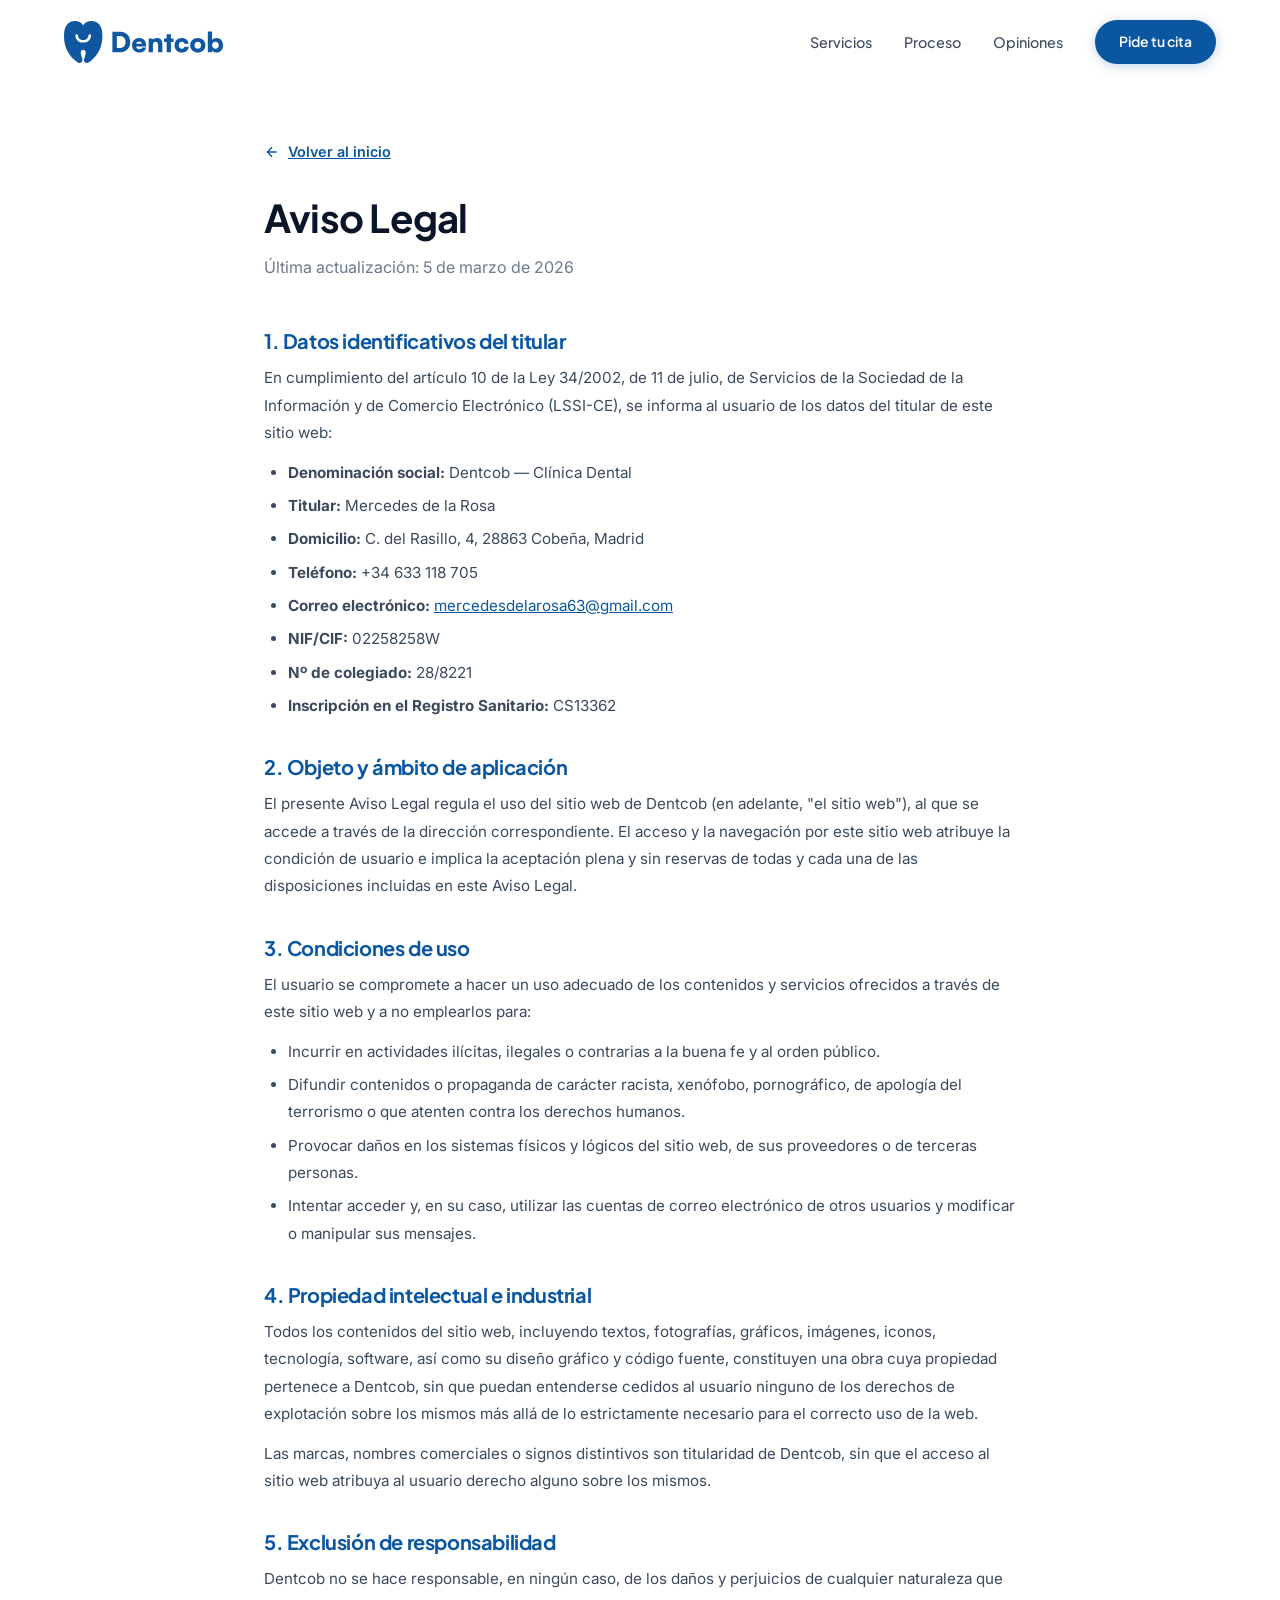
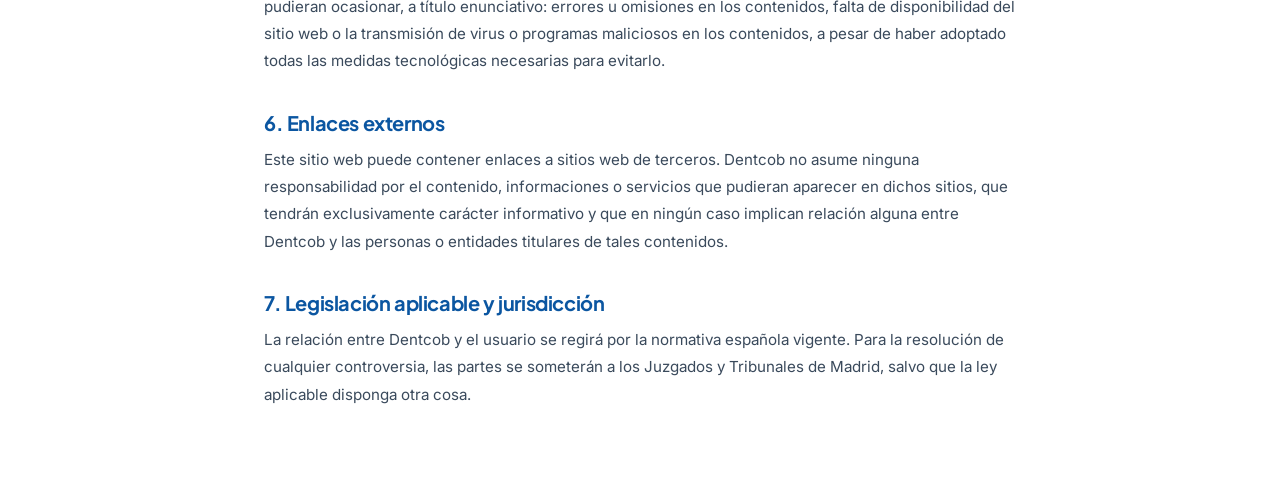
<file: pages/aviso-legal.html>
<!DOCTYPE html>
<html lang="es">

<head>
    <meta charset="UTF-8">
    <meta name="viewport" content="width=device-width, initial-scale=1.0">
    <title>Aviso Legal | Dentcob — Clínica Dental en Cobeña</title>
    <meta name="description"
        content="Aviso legal de Dentcob, clínica dental en Cobeña, Madrid. Información sobre el titular, condiciones de uso y propiedad intelectual.">
    <link rel="icon" href="../images/logoicon.svg" type="image/svg+xml">
    <link rel="preconnect" href="https://fonts.googleapis.com">
    <link rel="preconnect" href="https://fonts.gstatic.com" crossorigin>
    <link
        href="https://fonts.googleapis.com/css2?family=Plus+Jakarta+Sans:wght@400;500;600;700;800&family=Inter:wght@400;500;600&display=swap"
        rel="stylesheet">
    <link rel="stylesheet" href="../CSS/styles.css">
    <style>
        .legal-page {
            padding: 140px 0 80px;
            background: var(--bg-primary);
        }

        .legal-page h1 {
            font-size: clamp(1.75rem, 3vw, 2.5rem);
            margin-bottom: 12px;
        }

        .legal-page .legal-subtitle {
            font-size: 1rem;
            color: var(--text-tertiary);
            margin-bottom: 48px;
        }

        .legal-page h2 {
            font-size: 1.25rem;
            margin: 36px 0 12px;
            color: var(--primary-500);
        }

        .legal-page p,
        .legal-page li {
            font-size: 0.95rem;
            line-height: 1.8;
            color: var(--text-secondary);
            margin-bottom: 12px;
        }

        .legal-page ul {
            padding-left: 24px;
            margin-bottom: 16px;
        }

        .legal-page ul li {
            list-style: disc;
            margin-bottom: 6px;
        }

        .legal-page a {
            color: var(--primary-500);
            text-decoration: underline;
        }

        .legal-back {
            display: inline-flex;
            align-items: center;
            gap: 8px;
            margin-bottom: 32px;
            font-weight: 600;
            color: var(--primary-500);
            font-size: 0.9rem;
        }

        .legal-back:hover {
            color: var(--primary-600);
        }
    </style>
</head>

<body>
    <nav class="navbar scrolled" id="navbar">
        <div class="container navbar-inner">
            <a href="../index.html" class="navbar-logo">
                <img src="../images/logo2.svg" alt="Dentcob" height="42">
            </a>
            <div class="nav-links">
                <a href="../index.html#servicios" class="nav-link">Servicios</a>
                <a href="../index.html#proceso" class="nav-link">Proceso</a>
                <a href="../index.html#testimonios" class="nav-link">Opiniones</a>
                <a href="../index.html#contacto" class="nav-cta">Pide tu cita</a>
            </div>
        </div>
    </nav>

    <section class="legal-page">
        <div class="container" style="max-width: 800px;">
            <a href="../index.html" class="legal-back">
                <svg width="16" height="16" viewBox="0 0 24 24" fill="none" stroke="currentColor" stroke-width="2">
                    <path d="M19 12H5m7-7l-7 7 7 7" />
                </svg>
                Volver al inicio
            </a>

            <h1>Aviso Legal</h1>
            <p class="legal-subtitle">Última actualización: 5 de marzo de 2026</p>

            <h2>1. Datos identificativos del titular</h2>
            <p>En cumplimiento del artículo 10 de la Ley 34/2002, de 11 de julio, de Servicios de la Sociedad de la
                Información y de Comercio Electrónico (LSSI-CE), se informa al usuario de los datos del titular de este
                sitio web:</p>
            <ul>
                <li><strong>Denominación social:</strong> Dentcob — Clínica Dental</li>
                <li><strong>Titular:</strong> Mercedes de la Rosa</li>
                <li><strong>Domicilio:</strong> C. del Rasillo, 4, 28863 Cobeña, Madrid</li>
                <li><strong>Teléfono:</strong> +34 633 118 705 </li>
                <li><strong>Correo electrónico:</strong> <a
                        href="mailto:mercedesdelarosa63@gmail.com">mercedesdelarosa63@gmail.com</a></li>
                <!-- IMPORTANTE: Completar con los datos reales -->
                <li><strong>NIF/CIF:</strong> 02258258W</li>
                <li><strong>Nº de colegiado:</strong> 28/8221 </li>
                <li><strong>Inscripción en el Registro Sanitario:</strong> CS13362</li>
            </ul>

            <h2>2. Objeto y ámbito de aplicación</h2>
            <p>El presente Aviso Legal regula el uso del sitio web de Dentcob (en adelante, "el sitio web"), al que se
                accede a través de la dirección correspondiente. El acceso y la navegación por este sitio web atribuye
                la condición de usuario e implica la aceptación plena y sin reservas de todas y cada una de las
                disposiciones incluidas en este Aviso Legal.</p>

            <h2>3. Condiciones de uso</h2>
            <p>El usuario se compromete a hacer un uso adecuado de los contenidos y servicios ofrecidos a través de este
                sitio web y a no emplearlos para:</p>
            <ul>
                <li>Incurrir en actividades ilícitas, ilegales o contrarias a la buena fe y al orden público.</li>
                <li>Difundir contenidos o propaganda de carácter racista, xenófobo, pornográfico, de apología del
                    terrorismo o que atenten contra los derechos humanos.</li>
                <li>Provocar daños en los sistemas físicos y lógicos del sitio web, de sus proveedores o de terceras
                    personas.</li>
                <li>Intentar acceder y, en su caso, utilizar las cuentas de correo electrónico de otros usuarios y
                    modificar o manipular sus mensajes.</li>
            </ul>

            <h2>4. Propiedad intelectual e industrial</h2>
            <p>Todos los contenidos del sitio web, incluyendo textos, fotografías, gráficos, imágenes, iconos,
                tecnología, software, así como su diseño gráfico y código fuente, constituyen una obra cuya propiedad
                pertenece a Dentcob, sin que puedan entenderse cedidos al usuario ninguno de los derechos de explotación
                sobre los mismos más allá de lo estrictamente necesario para el correcto uso de la web.</p>
            <p>Las marcas, nombres comerciales o signos distintivos son titularidad de Dentcob, sin que el acceso al
                sitio web atribuya al usuario derecho alguno sobre los mismos.</p>

            <h2>5. Exclusión de responsabilidad</h2>
            <p>Dentcob no se hace responsable, en ningún caso, de los daños y perjuicios de cualquier naturaleza que
                pudieran ocasionar, a título enunciativo: errores u omisiones en los contenidos, falta de disponibilidad
                del sitio web o la transmisión de virus o programas maliciosos en los contenidos, a pesar de haber
                adoptado todas las medidas tecnológicas necesarias para evitarlo.</p>

            <h2>6. Enlaces externos</h2>
            <p>Este sitio web puede contener enlaces a sitios web de terceros. Dentcob no asume ninguna responsabilidad
                por el contenido, informaciones o servicios que pudieran aparecer en dichos sitios, que tendrán
                exclusivamente carácter informativo y que en ningún caso implican relación alguna entre Dentcob y las
                personas o entidades titulares de tales contenidos.</p>

            <h2>7. Legislación aplicable y jurisdicción</h2>
            <p>La relación entre Dentcob y el usuario se regirá por la normativa española vigente. Para la resolución de
                cualquier controversia, las partes se someterán a los Juzgados y Tribunales de Madrid, salvo que la ley
                aplicable disponga otra cosa.</p>
        </div>
    </section>

    <script src="../JS/script.js"></script>
</body>

</html>
</file>
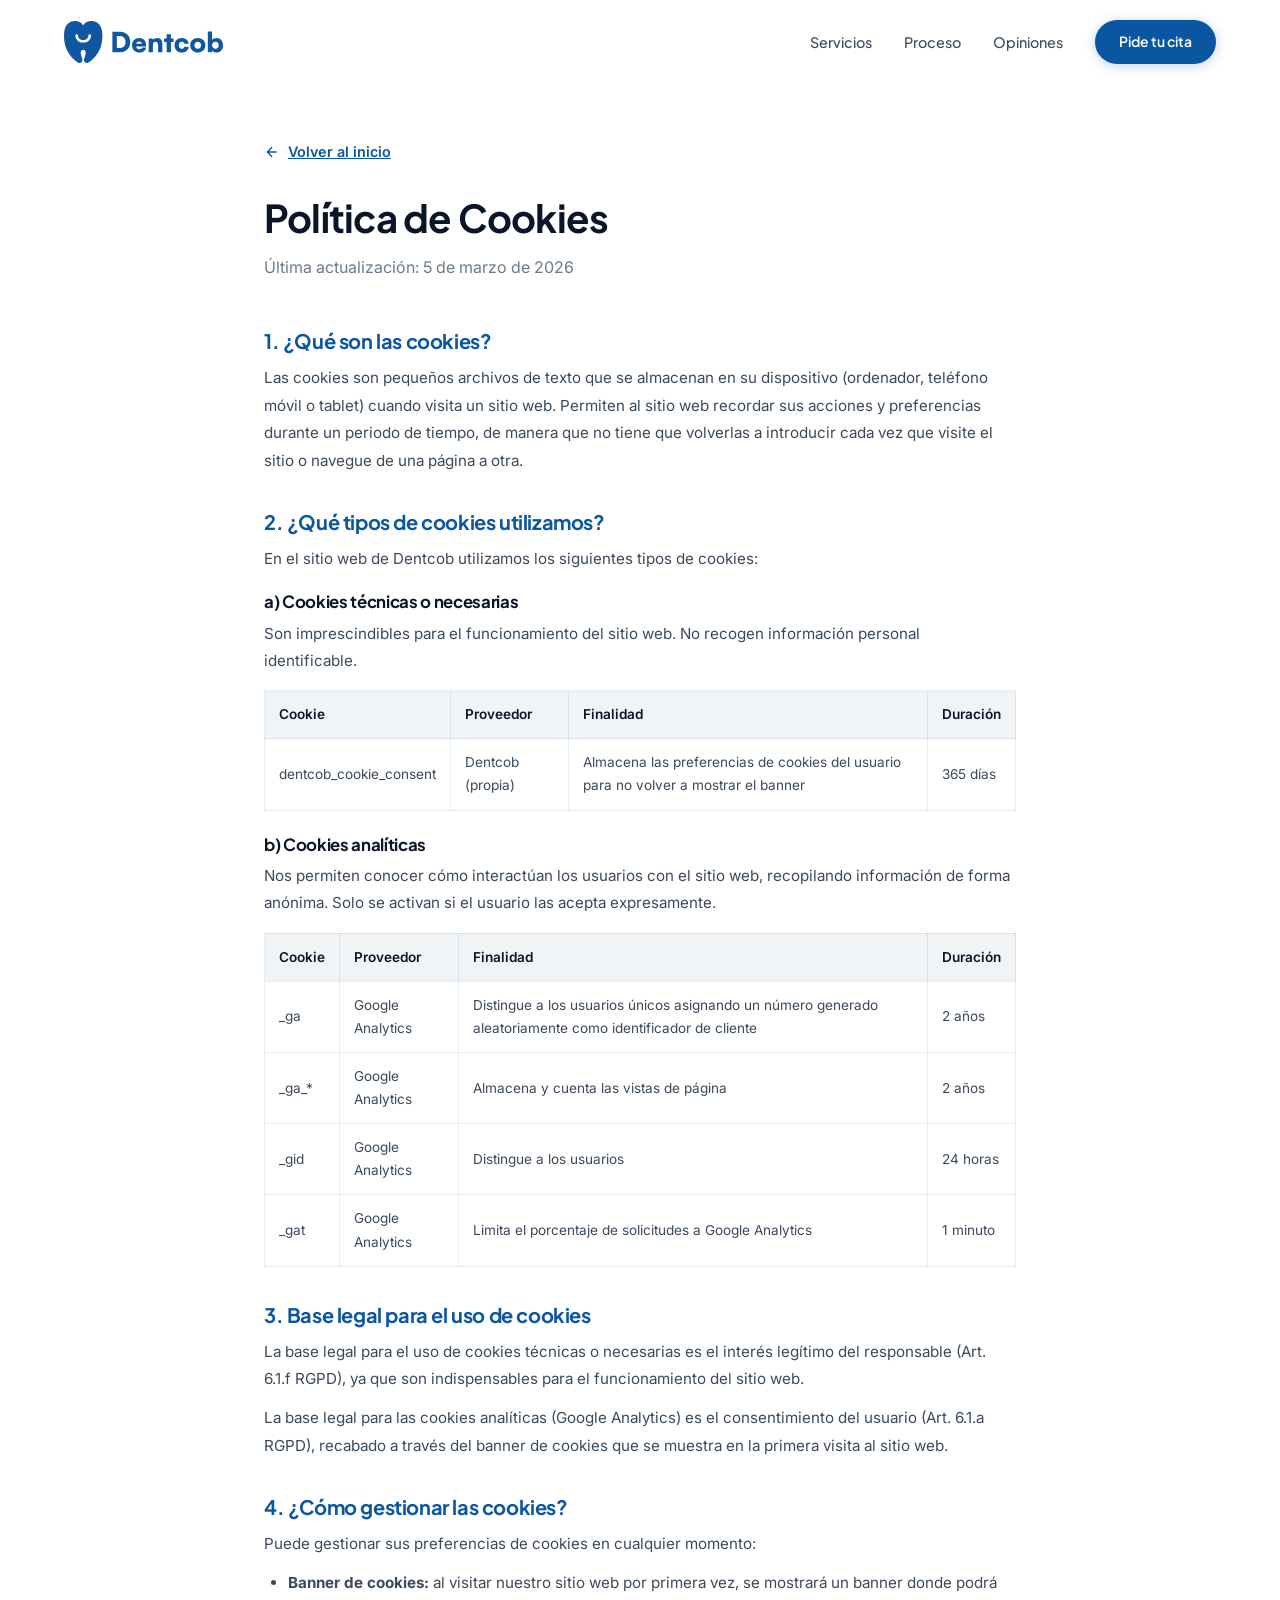
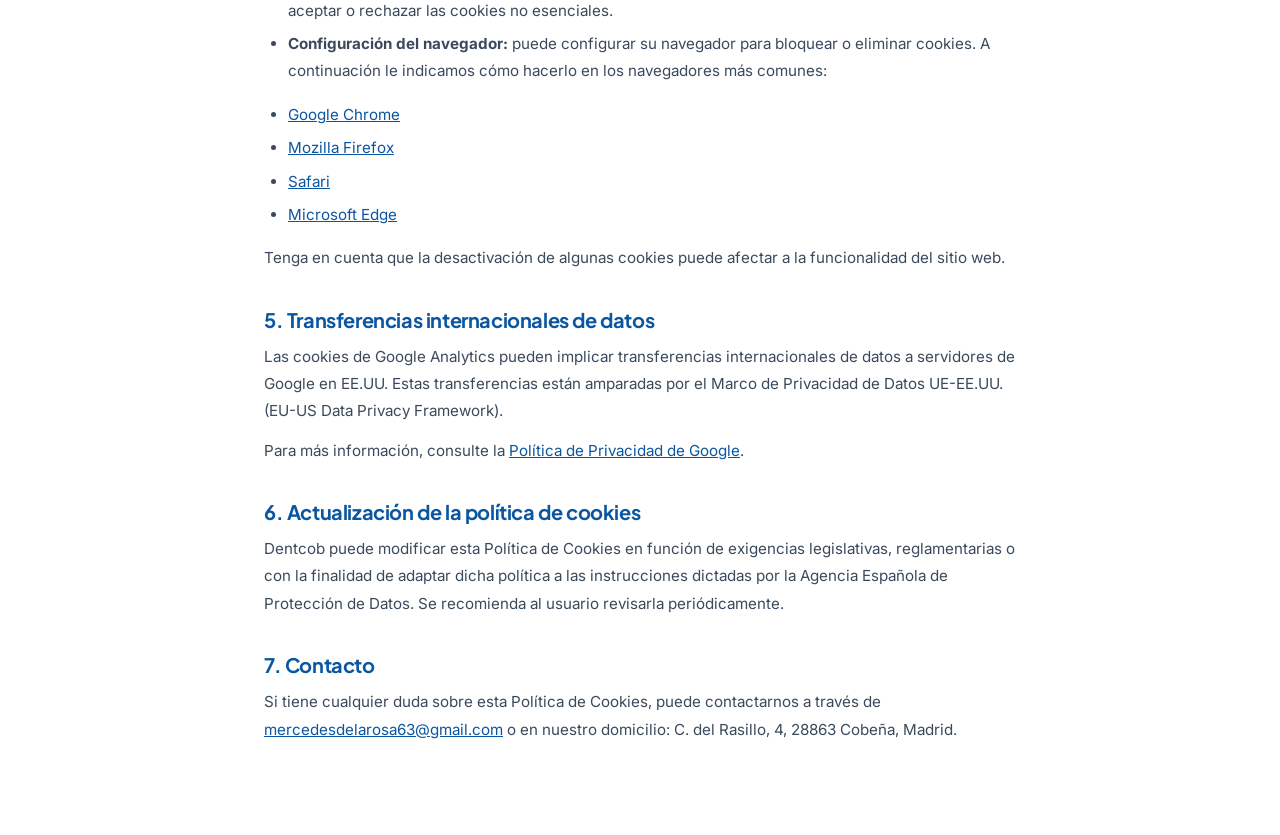
<file: pages/politica-cookies.html>
<!DOCTYPE html>
<html lang="es">

<head>
    <meta charset="UTF-8">
    <meta name="viewport" content="width=device-width, initial-scale=1.0">
    <title>Política de Cookies | Dentcob — Clínica Dental en Cobeña</title>
    <meta name="description"
        content="Política de cookies de Dentcob. Información sobre las cookies utilizadas, su finalidad y cómo gestionarlas.">
    <link rel="icon" href="../images/logoicon.svg" type="image/svg+xml">
    <link rel="preconnect" href="https://fonts.googleapis.com">
    <link rel="preconnect" href="https://fonts.gstatic.com" crossorigin>
    <link
        href="https://fonts.googleapis.com/css2?family=Plus+Jakarta+Sans:wght@400;500;600;700;800&family=Inter:wght@400;500;600&display=swap"
        rel="stylesheet">
    <link rel="stylesheet" href="../CSS/styles.css">
    <style>
        .legal-page {
            padding: 140px 0 80px;
            background: var(--bg-primary);
        }

        .legal-page h1 {
            font-size: clamp(1.75rem, 3vw, 2.5rem);
            margin-bottom: 12px;
        }

        .legal-page .legal-subtitle {
            font-size: 1rem;
            color: var(--text-tertiary);
            margin-bottom: 48px;
        }

        .legal-page h2 {
            font-size: 1.25rem;
            margin: 36px 0 12px;
            color: var(--primary-500);
        }

        .legal-page p,
        .legal-page li {
            font-size: 0.95rem;
            line-height: 1.8;
            color: var(--text-secondary);
            margin-bottom: 12px;
        }

        .legal-page ul {
            padding-left: 24px;
            margin-bottom: 16px;
        }

        .legal-page ul li {
            list-style: disc;
            margin-bottom: 6px;
        }

        .legal-page a {
            color: var(--primary-500);
            text-decoration: underline;
        }

        .legal-back {
            display: inline-flex;
            align-items: center;
            gap: 8px;
            margin-bottom: 32px;
            font-weight: 600;
            color: var(--primary-500);
            font-size: 0.9rem;
        }

        .legal-back:hover {
            color: var(--primary-600);
        }

        .legal-table {
            width: 100%;
            border-collapse: collapse;
            margin: 16px 0 24px;
            font-size: 0.85rem;
        }

        .legal-table th,
        .legal-table td {
            padding: 12px 14px;
            text-align: left;
            border: 1px solid rgba(11, 86, 161, 0.1);
        }

        .legal-table th {
            background: var(--bg-tertiary);
            font-weight: 600;
            color: var(--text-primary);
        }

        .legal-table td {
            color: var(--text-secondary);
        }

        @media (max-width: 600px) {
            .legal-table {
                font-size: 0.78rem;
            }

            .legal-table th,
            .legal-table td {
                padding: 8px 10px;
            }
        }
    </style>
</head>

<body>
    <nav class="navbar scrolled" id="navbar">
        <div class="container navbar-inner">
            <a href="../index.html" class="navbar-logo">
                <img src="../images/logo2.svg" alt="Dentcob" height="42">
            </a>
            <div class="nav-links">
                <a href="../index.html#servicios" class="nav-link">Servicios</a>
                <a href="../index.html#proceso" class="nav-link">Proceso</a>
                <a href="../index.html#testimonios" class="nav-link">Opiniones</a>
                <a href="../index.html#contacto" class="nav-cta">Pide tu cita</a>
            </div>
        </div>
    </nav>

    <section class="legal-page">
        <div class="container" style="max-width: 800px;">
            <a href="../index.html" class="legal-back">
                <svg width="16" height="16" viewBox="0 0 24 24" fill="none" stroke="currentColor" stroke-width="2">
                    <path d="M19 12H5m7-7l-7 7 7 7" />
                </svg>
                Volver al inicio
            </a>

            <h1>Política de Cookies</h1>
            <p class="legal-subtitle">Última actualización: 5 de marzo de 2026</p>

            <h2>1. ¿Qué son las cookies?</h2>
            <p>Las cookies son pequeños archivos de texto que se almacenan en su dispositivo (ordenador, teléfono móvil
                o tablet) cuando visita un sitio web. Permiten al sitio web recordar sus acciones y preferencias durante
                un periodo de tiempo, de manera que no tiene que volverlas a introducir cada vez que visite el sitio o
                navegue de una página a otra.</p>

            <h2>2. ¿Qué tipos de cookies utilizamos?</h2>
            <p>En el sitio web de Dentcob utilizamos los siguientes tipos de cookies:</p>

            <h3 style="font-size: 1.05rem; margin: 20px 0 8px; color: var(--text-primary);">a) Cookies técnicas o
                necesarias</h3>
            <p>Son imprescindibles para el funcionamiento del sitio web. No recogen información personal identificable.
            </p>

            <table class="legal-table">
                <thead>
                    <tr>
                        <th>Cookie</th>
                        <th>Proveedor</th>
                        <th>Finalidad</th>
                        <th>Duración</th>
                    </tr>
                </thead>
                <tbody>
                    <tr>
                        <td>dentcob_cookie_consent</td>
                        <td>Dentcob (propia)</td>
                        <td>Almacena las preferencias de cookies del usuario para no volver a mostrar el banner</td>
                        <td>365 días</td>
                    </tr>
                </tbody>
            </table>

            <h3 style="font-size: 1.05rem; margin: 20px 0 8px; color: var(--text-primary);">b) Cookies analíticas</h3>
            <p>Nos permiten conocer cómo interactúan los usuarios con el sitio web, recopilando información de forma
                anónima. Solo se activan si el usuario las acepta expresamente.</p>

            <table class="legal-table">
                <thead>
                    <tr>
                        <th>Cookie</th>
                        <th>Proveedor</th>
                        <th>Finalidad</th>
                        <th>Duración</th>
                    </tr>
                </thead>
                <tbody>
                    <tr>
                        <td>_ga</td>
                        <td>Google Analytics</td>
                        <td>Distingue a los usuarios únicos asignando un número generado aleatoriamente como
                            identificador de cliente</td>
                        <td>2 años</td>
                    </tr>
                    <tr>
                        <td>_ga_*</td>
                        <td>Google Analytics</td>
                        <td>Almacena y cuenta las vistas de página</td>
                        <td>2 años</td>
                    </tr>
                    <tr>
                        <td>_gid</td>
                        <td>Google Analytics</td>
                        <td>Distingue a los usuarios</td>
                        <td>24 horas</td>
                    </tr>
                    <tr>
                        <td>_gat</td>
                        <td>Google Analytics</td>
                        <td>Limita el porcentaje de solicitudes a Google Analytics</td>
                        <td>1 minuto</td>
                    </tr>
                </tbody>
            </table>

            <h2>3. Base legal para el uso de cookies</h2>
            <p>La base legal para el uso de cookies técnicas o necesarias es el interés legítimo del responsable (Art.
                6.1.f RGPD), ya que son indispensables para el funcionamiento del sitio web.</p>
            <p>La base legal para las cookies analíticas (Google Analytics) es el consentimiento del usuario (Art. 6.1.a
                RGPD), recabado a través del banner de cookies que se muestra en la primera visita al sitio web.</p>

            <h2>4. ¿Cómo gestionar las cookies?</h2>
            <p>Puede gestionar sus preferencias de cookies en cualquier momento:</p>
            <ul>
                <li><strong>Banner de cookies:</strong> al visitar nuestro sitio web por primera vez, se mostrará un
                    banner donde podrá aceptar o rechazar las cookies no esenciales.</li>
                <li><strong>Configuración del navegador:</strong> puede configurar su navegador para bloquear o eliminar
                    cookies. A continuación le indicamos cómo hacerlo en los navegadores más comunes:</li>
            </ul>
            <ul>
                <li><a href="https://support.google.com/chrome/answer/95647" target="_blank"
                        rel="noopener noreferrer">Google Chrome</a></li>
                <li><a href="https://support.mozilla.org/es/kb/habilitar-y-deshabilitar-cookies-sitios-web-rastrear-preferencias"
                        target="_blank" rel="noopener noreferrer">Mozilla Firefox</a></li>
                <li><a href="https://support.apple.com/es-es/guide/safari/sfri11471/mac" target="_blank"
                        rel="noopener noreferrer">Safari</a></li>
                <li><a href="https://support.microsoft.com/es-es/microsoft-edge/eliminar-las-cookies-en-microsoft-edge-63947406-40ac-c3b8-57b9-2a946a29ae09"
                        target="_blank" rel="noopener noreferrer">Microsoft Edge</a></li>
            </ul>
            <p>Tenga en cuenta que la desactivación de algunas cookies puede afectar a la funcionalidad del sitio web.
            </p>

            <h2>5. Transferencias internacionales de datos</h2>
            <p>Las cookies de Google Analytics pueden implicar transferencias internacionales de datos a servidores de
                Google en EE.UU. Estas transferencias están amparadas por el Marco de Privacidad de Datos UE-EE.UU.
                (EU-US Data Privacy Framework).</p>
            <p>Para más información, consulte la <a href="https://policies.google.com/privacy" target="_blank"
                    rel="noopener noreferrer">Política de Privacidad de Google</a>.</p>

            <h2>6. Actualización de la política de cookies</h2>
            <p>Dentcob puede modificar esta Política de Cookies en función de exigencias legislativas, reglamentarias o
                con la finalidad de adaptar dicha política a las instrucciones dictadas por la Agencia Española de
                Protección de Datos. Se recomienda al usuario revisarla periódicamente.</p>

            <h2>7. Contacto</h2>
            <p>Si tiene cualquier duda sobre esta Política de Cookies, puede contactarnos a través de <a
                    href="mailto:mercedesdelarosa63@gmail.com">mercedesdelarosa63@gmail.com</a> o en nuestro domicilio:
                C. del Rasillo, 4, 28863 Cobeña, Madrid.</p>
        </div>
    </section>

    <script src="../JS/script.js"></script>
</body>

</html>
</file>
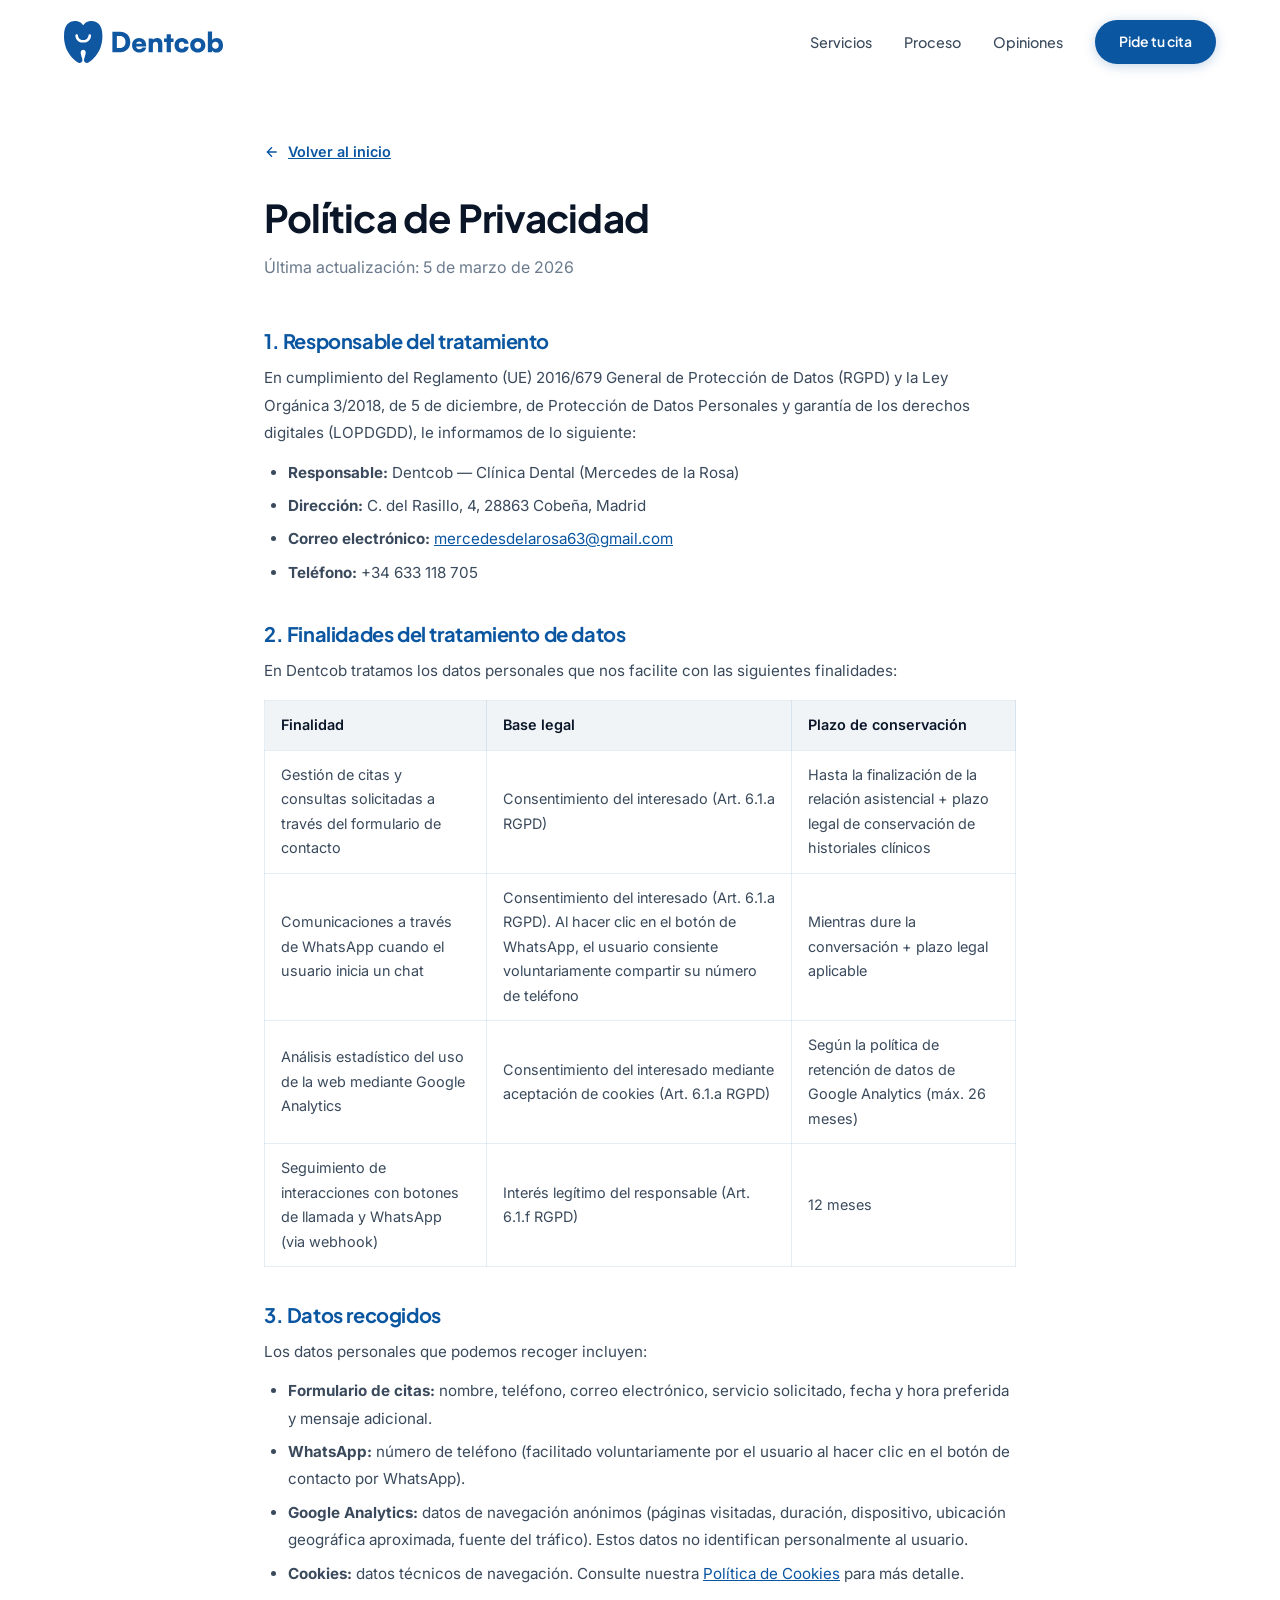
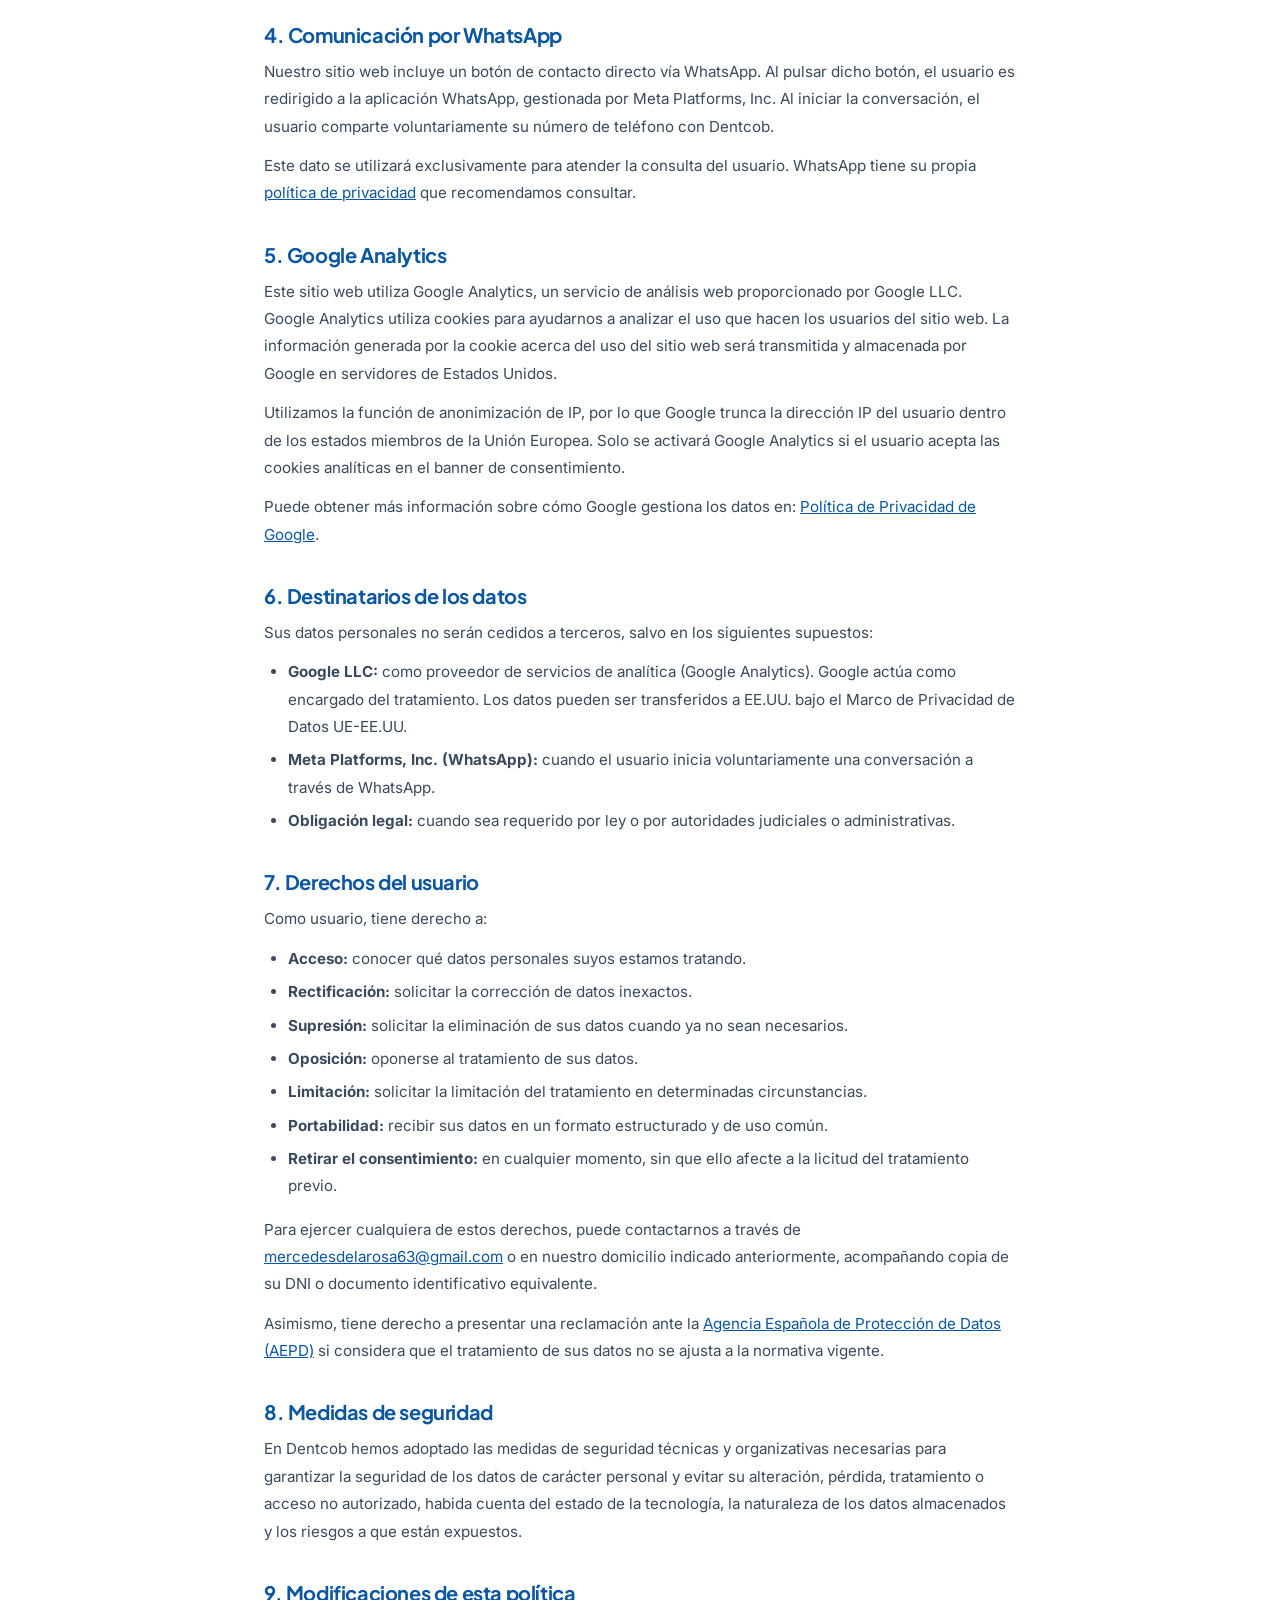
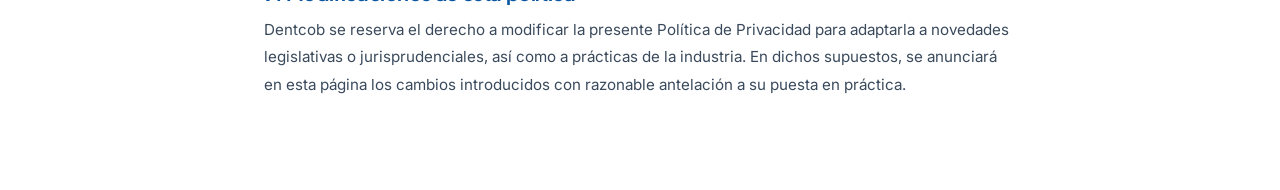
<file: pages/politica-privacidad.html>
<!DOCTYPE html>
<html lang="es">

<head>
    <meta charset="UTF-8">
    <meta name="viewport" content="width=device-width, initial-scale=1.0">
    <title>Política de Privacidad | Dentcob — Clínica Dental en Cobeña</title>
    <meta name="description"
        content="Política de privacidad de Dentcob. Información sobre el tratamiento de datos personales conforme al RGPD y la LOPDGDD.">
    <link rel="icon" href="../images/logoicon.svg" type="image/svg+xml">
    <link rel="preconnect" href="https://fonts.googleapis.com">
    <link rel="preconnect" href="https://fonts.gstatic.com" crossorigin>
    <link
        href="https://fonts.googleapis.com/css2?family=Plus+Jakarta+Sans:wght@400;500;600;700;800&family=Inter:wght@400;500;600&display=swap"
        rel="stylesheet">
    <link rel="stylesheet" href="../CSS/styles.css">
    <style>
        .legal-page {
            padding: 140px 0 80px;
            background: var(--bg-primary);
        }

        .legal-page h1 {
            font-size: clamp(1.75rem, 3vw, 2.5rem);
            margin-bottom: 12px;
        }

        .legal-page .legal-subtitle {
            font-size: 1rem;
            color: var(--text-tertiary);
            margin-bottom: 48px;
        }

        .legal-page h2 {
            font-size: 1.25rem;
            margin: 36px 0 12px;
            color: var(--primary-500);
        }

        .legal-page h3 {
            font-size: 1.05rem;
            margin: 20px 0 8px;
            color: var(--text-primary);
        }

        .legal-page p,
        .legal-page li {
            font-size: 0.95rem;
            line-height: 1.8;
            color: var(--text-secondary);
            margin-bottom: 12px;
        }

        .legal-page ul {
            padding-left: 24px;
            margin-bottom: 16px;
        }

        .legal-page ul li {
            list-style: disc;
            margin-bottom: 6px;
        }

        .legal-page a {
            color: var(--primary-500);
            text-decoration: underline;
        }

        .legal-back {
            display: inline-flex;
            align-items: center;
            gap: 8px;
            margin-bottom: 32px;
            font-weight: 600;
            color: var(--primary-500);
            font-size: 0.9rem;
        }

        .legal-back:hover {
            color: var(--primary-600);
        }

        .legal-table {
            width: 100%;
            border-collapse: collapse;
            margin: 16px 0 24px;
            font-size: 0.9rem;
        }

        .legal-table th,
        .legal-table td {
            padding: 12px 16px;
            text-align: left;
            border: 1px solid rgba(11, 86, 161, 0.1);
        }

        .legal-table th {
            background: var(--bg-tertiary);
            font-weight: 600;
            color: var(--text-primary);
        }

        .legal-table td {
            color: var(--text-secondary);
        }
    </style>
</head>

<body>
    <nav class="navbar scrolled" id="navbar">
        <div class="container navbar-inner">
            <a href="../index.html" class="navbar-logo">
                <img src="../images/logo2.svg" alt="Dentcob" height="42">
            </a>
            <div class="nav-links">
                <a href="../index.html#servicios" class="nav-link">Servicios</a>
                <a href="../index.html#proceso" class="nav-link">Proceso</a>
                <a href="../index.html#testimonios" class="nav-link">Opiniones</a>
                <a href="../index.html#contacto" class="nav-cta">Pide tu cita</a>
            </div>
        </div>
    </nav>

    <section class="legal-page">
        <div class="container" style="max-width: 800px;">
            <a href="../index.html" class="legal-back">
                <svg width="16" height="16" viewBox="0 0 24 24" fill="none" stroke="currentColor" stroke-width="2">
                    <path d="M19 12H5m7-7l-7 7 7 7" />
                </svg>
                Volver al inicio
            </a>

            <h1>Política de Privacidad</h1>
            <p class="legal-subtitle">Última actualización: 5 de marzo de 2026</p>

            <h2>1. Responsable del tratamiento</h2>
            <p>En cumplimiento del Reglamento (UE) 2016/679 General de Protección de Datos (RGPD) y la Ley Orgánica
                3/2018, de 5 de diciembre, de Protección de Datos Personales y garantía de los derechos digitales
                (LOPDGDD), le informamos de lo siguiente:</p>
            <ul>
                <li><strong>Responsable:</strong> Dentcob — Clínica Dental (Mercedes de la Rosa)</li>
                <li><strong>Dirección:</strong> C. del Rasillo, 4, 28863 Cobeña, Madrid</li>
                <li><strong>Correo electrónico:</strong> <a
                        href="mailto:mercedesdelarosa63@gmail.com">mercedesdelarosa63@gmail.com</a></li>
                <li><strong>Teléfono:</strong> +34 633 118 705</li>
            </ul>

            <h2>2. Finalidades del tratamiento de datos</h2>
            <p>En Dentcob tratamos los datos personales que nos facilite con las siguientes finalidades:</p>

            <table class="legal-table">
                <thead>
                    <tr>
                        <th>Finalidad</th>
                        <th>Base legal</th>
                        <th>Plazo de conservación</th>
                    </tr>
                </thead>
                <tbody>
                    <tr>
                        <td>Gestión de citas y consultas solicitadas a través del formulario de contacto</td>
                        <td>Consentimiento del interesado (Art. 6.1.a RGPD)</td>
                        <td>Hasta la finalización de la relación asistencial + plazo legal de conservación de
                            historiales clínicos</td>
                    </tr>
                    <tr>
                        <td>Comunicaciones a través de WhatsApp cuando el usuario inicia un chat</td>
                        <td>Consentimiento del interesado (Art. 6.1.a RGPD). Al hacer clic en el botón de WhatsApp, el
                            usuario consiente voluntariamente compartir su número de teléfono</td>
                        <td>Mientras dure la conversación + plazo legal aplicable</td>
                    </tr>
                    <tr>
                        <td>Análisis estadístico del uso de la web mediante Google Analytics</td>
                        <td>Consentimiento del interesado mediante aceptación de cookies (Art. 6.1.a RGPD)</td>
                        <td>Según la política de retención de datos de Google Analytics (máx. 26 meses)</td>
                    </tr>
                    <tr>
                        <td>Seguimiento de interacciones con botones de llamada y WhatsApp (via webhook)</td>
                        <td>Interés legítimo del responsable (Art. 6.1.f RGPD)</td>
                        <td>12 meses</td>
                    </tr>
                </tbody>
            </table>

            <h2>3. Datos recogidos</h2>
            <p>Los datos personales que podemos recoger incluyen:</p>
            <ul>
                <li><strong>Formulario de citas:</strong> nombre, teléfono, correo electrónico, servicio solicitado,
                    fecha y hora preferida y mensaje adicional.</li>
                <li><strong>WhatsApp:</strong> número de teléfono (facilitado voluntariamente por el usuario al hacer
                    clic en el botón de contacto por WhatsApp).</li>
                <li><strong>Google Analytics:</strong> datos de navegación anónimos (páginas visitadas, duración,
                    dispositivo, ubicación geográfica aproximada, fuente del tráfico). Estos datos no identifican
                    personalmente al usuario.</li>
                <li><strong>Cookies:</strong> datos técnicos de navegación. Consulte nuestra <a
                        href="politica-cookies.html">Política de Cookies</a> para más detalle.</li>
            </ul>

            <h2>4. Comunicación por WhatsApp</h2>
            <p>Nuestro sitio web incluye un botón de contacto directo vía WhatsApp. Al pulsar dicho botón, el usuario es
                redirigido a la aplicación WhatsApp, gestionada por Meta Platforms, Inc. Al iniciar la conversación, el
                usuario comparte voluntariamente su número de teléfono con Dentcob.</p>
            <p>Este dato se utilizará exclusivamente para atender la consulta del usuario. WhatsApp tiene su propia <a
                    href="https://www.whatsapp.com/legal/privacy-policy" target="_blank"
                    rel="noopener noreferrer">política de privacidad</a> que recomendamos consultar.</p>

            <h2>5. Google Analytics</h2>
            <p>Este sitio web utiliza Google Analytics, un servicio de análisis web proporcionado por Google LLC. Google
                Analytics utiliza cookies para ayudarnos a analizar el uso que hacen los usuarios del sitio web. La
                información generada por la cookie acerca del uso del sitio web será transmitida y almacenada por Google
                en servidores de Estados Unidos.</p>
            <p>Utilizamos la función de anonimización de IP, por lo que Google trunca la dirección IP del usuario dentro
                de los estados miembros de la Unión Europea. Solo se activará Google Analytics si el usuario acepta las
                cookies analíticas en el banner de consentimiento.</p>
            <p>Puede obtener más información sobre cómo Google gestiona los datos en: <a
                    href="https://policies.google.com/privacy" target="_blank" rel="noopener noreferrer">Política de
                    Privacidad de Google</a>.</p>

            <h2>6. Destinatarios de los datos</h2>
            <p>Sus datos personales no serán cedidos a terceros, salvo en los siguientes supuestos:</p>
            <ul>
                <li><strong>Google LLC:</strong> como proveedor de servicios de analítica (Google Analytics). Google
                    actúa como encargado del tratamiento. Los datos pueden ser transferidos a EE.UU. bajo el Marco de
                    Privacidad de Datos UE-EE.UU.</li>
                <li><strong>Meta Platforms, Inc. (WhatsApp):</strong> cuando el usuario inicia voluntariamente una
                    conversación a través de WhatsApp.</li>
                <li><strong>Obligación legal:</strong> cuando sea requerido por ley o por autoridades judiciales o
                    administrativas.</li>
            </ul>

            <h2>7. Derechos del usuario</h2>
            <p>Como usuario, tiene derecho a:</p>
            <ul>
                <li><strong>Acceso:</strong> conocer qué datos personales suyos estamos tratando.</li>
                <li><strong>Rectificación:</strong> solicitar la corrección de datos inexactos.</li>
                <li><strong>Supresión:</strong> solicitar la eliminación de sus datos cuando ya no sean necesarios.</li>
                <li><strong>Oposición:</strong> oponerse al tratamiento de sus datos.</li>
                <li><strong>Limitación:</strong> solicitar la limitación del tratamiento en determinadas circunstancias.
                </li>
                <li><strong>Portabilidad:</strong> recibir sus datos en un formato estructurado y de uso común.</li>
                <li><strong>Retirar el consentimiento:</strong> en cualquier momento, sin que ello afecte a la licitud
                    del tratamiento previo.</li>
            </ul>
            <p>Para ejercer cualquiera de estos derechos, puede contactarnos a través de <a
                    href="mailto:mercedesdelarosa63@gmail.com">mercedesdelarosa63@gmail.com</a> o en nuestro domicilio
                indicado anteriormente, acompañando copia de su DNI o documento identificativo equivalente.</p>
            <p>Asimismo, tiene derecho a presentar una reclamación ante la <a href="https://www.aepd.es" target="_blank"
                    rel="noopener noreferrer">Agencia Española de Protección de Datos (AEPD)</a> si considera que el
                tratamiento de sus datos no se ajusta a la normativa vigente.</p>

            <h2>8. Medidas de seguridad</h2>
            <p>En Dentcob hemos adoptado las medidas de seguridad técnicas y organizativas necesarias para garantizar la
                seguridad de los datos de carácter personal y evitar su alteración, pérdida, tratamiento o acceso no
                autorizado, habida cuenta del estado de la tecnología, la naturaleza de los datos almacenados y los
                riesgos a que están expuestos.</p>

            <h2>9. Modificaciones de esta política</h2>
            <p>Dentcob se reserva el derecho a modificar la presente Política de Privacidad para adaptarla a novedades
                legislativas o jurisprudenciales, así como a prácticas de la industria. En dichos supuestos, se
                anunciará en esta página los cambios introducidos con razonable antelación a su puesta en práctica.</p>
        </div>
    </section>

    <script src="../JS/script.js"></script>
</body>

</html>
</file>
<file: CSS/styles.css>
/* =====================================================
   DENTCOB — Clínica Dental Premium
   Design System: Swiss-Inspired Clean & Creative
   Primary: #0b56a1 | Accent: #00ff8b | Base: #FFFFFF
   ===================================================== */

/* ── Google Fonts ── */
@import url('https://fonts.googleapis.com/css2?family=Plus+Jakarta+Sans:wght@400;500;600;700;800&family=Inter:wght@400;500;600&display=swap');

/* =====================================================
   CSS CUSTOM PROPERTIES
   ===================================================== */
:root {
    /* ── Primary Blue Scale ── */
    --primary-50: #e8f0f8;
    --primary-100: #c5d9ee;
    --primary-200: #9fc0e2;
    --primary-300: #78a6d5;
    --primary-400: #5b92cc;
    --primary-500: #0b56a1;
    --primary-600: #094a8b;
    --primary-700: #073d74;
    --primary-800: #05305d;
    --primary-900: #031e3d;

    /* ── Accent Green ── */
    --accent-400: #33ff9e;
    --accent-500: #00ff8b;
    --accent-600: #00d974;
    --accent-700: #00b35f;

    /* ── Backgrounds ── */
    --bg-primary: #FFFFFF;
    --bg-secondary: #F8FAFB;
    --bg-tertiary: #F0F4F7;
    --bg-dark: #0A1628;
    --bg-dark-card: #111D32;

    /* ── Text ── */
    --text-primary: #0A1628;
    --text-secondary: #3A4A5C;
    --text-tertiary: #6B7B8D;
    --text-quaternary: #9AABB8;
    --text-on-dark: #FFFFFF;
    --text-on-dark-secondary: #B8C9DB;

    /* ── Semantic ── */
    --success: #22C55E;
    --info: #3B82F6;
    --warning: #F59E0B;
    --error: #EF4444;

    /* ── Shadows ── */
    --shadow-sm: 0 1px 2px rgba(10, 22, 40, 0.04);
    --shadow-md: 0 4px 12px rgba(10, 22, 40, 0.06);
    --shadow-lg: 0 8px 30px rgba(10, 22, 40, 0.08);
    --shadow-xl: 0 16px 50px rgba(10, 22, 40, 0.12);
    --shadow-glow: 0 0 40px rgba(0, 255, 139, 0.15);

    /* ── Radius ── */
    --radius-sm: 8px;
    --radius-md: 12px;
    --radius-lg: 16px;
    --radius-xl: 24px;
    --radius-2xl: 32px;
    --radius-full: 9999px;

    /* ── Spacing ── */
    --section-padding: 120px;
    --container-width: 1200px;

    /* ── Transitions ── */
    --ease-out-expo: cubic-bezier(0.16, 1, 0.3, 1);
    --ease-out-back: cubic-bezier(0.34, 1.56, 0.64, 1);
    --ease-spring: cubic-bezier(0.68, -0.55, 0.265, 1.55);
}

/* =====================================================
   RESET & BASE
   ===================================================== */
*,
*::before,
*::after {
    margin: 0;
    padding: 0;
    box-sizing: border-box;
}

html {
    scroll-behavior: smooth;
    font-size: 16px;
    -webkit-font-smoothing: antialiased;
    -moz-osx-font-smoothing: grayscale;
}

body {
    font-family: 'Inter', -apple-system, BlinkMacSystemFont, sans-serif;
    color: var(--text-primary);
    background-color: var(--bg-primary);
    line-height: 1.7;
    overflow-x: hidden;
}

img {
    max-width: 100%;
    height: auto;
    display: block;
}

a {
    text-decoration: none;
    color: inherit;
    transition: color 0.3s ease;
}

ul,
ol {
    list-style: none;
}

button {
    cursor: pointer;
    border: none;
    background: none;
    font-family: inherit;
}

/* ── Selection ── */
::selection {
    background: var(--primary-500);
    color: #fff;
}

/* =====================================================
   TYPOGRAPHY
   ===================================================== */
h1,
h2,
h3,
h4,
h5,
h6 {
    font-family: 'Plus Jakarta Sans', sans-serif;
    font-weight: 700;
    line-height: 1.15;
    letter-spacing: -0.02em;
    color: var(--text-primary);
}

.h1-hero {
    font-size: clamp(2.75rem, 5.5vw, 4.75rem);
    font-weight: 800;
    line-height: 1.08;
    letter-spacing: -0.03em;
}

.h2-section {
    font-size: clamp(2rem, 3.5vw, 3rem);
    font-weight: 700;
    line-height: 1.15;
}

.h3-card {
    font-size: 1.375rem;
    font-weight: 600;
    line-height: 1.3;
}

.body-large {
    font-size: 1.25rem;
    line-height: 1.6;
    color: var(--text-secondary);
}

.label {
    font-family: 'Plus Jakarta Sans', sans-serif;
    font-size: 0.75rem;
    font-weight: 600;
    text-transform: uppercase;
    letter-spacing: 0.12em;
    color: var(--accent-500);
}

.label-blue {
    color: var(--primary-500);
}

/* ── Text accents ── */
.text-gradient {
    background: linear-gradient(135deg, var(--primary-500) 0%, var(--accent-500) 100%);
    -webkit-background-clip: text;
    -webkit-text-fill-color: transparent;
    background-clip: text;
}

.text-accent {
    color: var(--accent-500);
}

.text-primary-color {
    color: var(--primary-500);
}

/* =====================================================
   LAYOUT
   ===================================================== */
.container {
    width: 100%;
    max-width: var(--container-width);
    margin: 0 auto;
    padding: 0 24px;
}

.section {
    padding: var(--section-padding) 0;
    position: relative;
}

.section-header {
    text-align: center;
    max-width: 700px;
    margin: 0 auto 64px;
}

.section-header .label {
    display: inline-block;
    margin-bottom: 16px;
}

.section-header .h2-section {
    margin-bottom: 20px;
}

.section-header p {
    font-size: 1.125rem;
    color: var(--text-tertiary);
    line-height: 1.7;
}

/* =====================================================
   NAVBAR
   ===================================================== */
.navbar {
    position: fixed;
    top: 0;
    left: 0;
    width: 100%;
    z-index: 1000;
    padding: 20px 0;
    transition: all 0.4s var(--ease-out-expo);
}

.navbar.scrolled {
    padding: 12px 0;
    background: rgba(255, 255, 255, 0.92);
    backdrop-filter: blur(20px) saturate(180%);
    -webkit-backdrop-filter: blur(20px) saturate(180%);
    border-bottom: 1px solid rgba(11, 86, 161, 0.08);
    box-shadow: 0 4px 30px rgba(10, 22, 40, 0.06);
}

.navbar-inner {
    display: flex;
    align-items: center;
    justify-content: space-between;
}

.navbar-logo {
    display: flex;
    align-items: center;
    gap: 10px;
    z-index: 1001;
}

.navbar-logo img {
    height: 42px;
    width: auto;
}

.navbar-logo-text {
    font-family: 'Plus Jakarta Sans', sans-serif;
    font-size: 1.5rem;
    font-weight: 800;
    color: var(--primary-500);
    letter-spacing: -0.02em;
}

.navbar-logo-text span {
    color: var(--accent-500);
}

.nav-links {
    display: flex;
    align-items: center;
    gap: 32px;
}

.nav-link {
    font-family: 'Plus Jakarta Sans', sans-serif;
    font-size: 0.9rem;
    font-weight: 500;
    color: var(--text-secondary);
    position: relative;
    padding: 4px 0;
    transition: color 0.3s ease;
}

.nav-link::after {
    content: '';
    position: absolute;
    bottom: -2px;
    left: 0;
    width: 0;
    height: 2px;
    background: linear-gradient(90deg, var(--primary-500), var(--accent-500));
    border-radius: 2px;
    transition: width 0.3s var(--ease-out-expo);
}

.nav-link:hover {
    color: var(--primary-500);
}

.nav-link:hover::after {
    width: 100%;
}

.nav-cta {
    font-family: 'Plus Jakarta Sans', sans-serif;
    font-size: 0.875rem;
    font-weight: 600;
    color: #fff;
    background: var(--primary-500);
    padding: 10px 24px;
    border-radius: var(--radius-full);
    transition: all 0.3s ease;
    box-shadow: 0 2px 12px rgba(11, 86, 161, 0.25);
}

.nav-cta:hover {
    background: var(--primary-600);
    transform: translateY(-1px);
    box-shadow: 0 4px 20px rgba(11, 86, 161, 0.35);
}

/* ── Mobile Menu Toggle ── */
.mobile-menu-toggle {
    display: none;
    flex-direction: column;
    justify-content: center;
    align-items: center;
    width: 44px;
    height: 44px;
    gap: 6px;
    z-index: 1001;
    cursor: pointer;
}

.mobile-menu-toggle span {
    display: block;
    width: 24px;
    height: 2px;
    background: var(--text-primary);
    border-radius: 2px;
    transition: all 0.3s var(--ease-out-expo);
    transform-origin: center;
}

.mobile-menu-toggle.active span:nth-child(1) {
    transform: rotate(45deg) translate(5px, 5px);
}

.mobile-menu-toggle.active span:nth-child(2) {
    opacity: 0;
    transform: scaleX(0);
}

.mobile-menu-toggle.active span:nth-child(3) {
    transform: rotate(-45deg) translate(6px, -6px);
}

/* ── Mobile Menu Overlay ── */
.mobile-menu {
    display: none;
    position: fixed;
    top: 0;
    left: 0;
    width: 100%;
    height: 100vh;
    background: rgba(255, 255, 255, 0.98);
    backdrop-filter: blur(30px);
    z-index: 999;
    flex-direction: column;
    justify-content: center;
    align-items: center;
    gap: 32px;
    opacity: 0;
    pointer-events: none;
    transition: opacity 0.4s ease;
}

.mobile-menu.active {
    opacity: 1;
    pointer-events: all;
}

.mobile-menu .nav-link {
    font-size: 1.5rem;
    font-weight: 600;
    color: var(--text-primary);
}

.mobile-menu .nav-cta {
    font-size: 1.1rem;
    padding: 14px 36px;
}

/* =====================================================
   HERO SECTION
   ===================================================== */
.hero {
    min-height: 100vh;
    display: flex;
    align-items: center;
    position: relative;
    overflow: hidden;
    background: var(--bg-primary);
    padding-top: 80px;
}

/* ── Subtle grid background ── */
.hero::before {
    content: '';
    position: absolute;
    inset: 0;
    background-image:
        linear-gradient(rgba(11, 86, 161, 0.03) 1px, transparent 1px),
        linear-gradient(90deg, rgba(11, 86, 161, 0.03) 1px, transparent 1px);
    background-size: 80px 80px;
    z-index: 0;
}

/* ── Gradient orb behind hero ── */
.hero-gradient-orb {
    position: absolute;
    width: 700px;
    height: 700px;
    border-radius: 50%;
    background: radial-gradient(circle, rgba(0, 255, 139, 0.08) 0%, rgba(11, 86, 161, 0.04) 50%, transparent 70%);
    top: 50%;
    right: -5%;
    transform: translateY(-50%);
    z-index: 0;
    pointer-events: none;
}

.hero-inner {
    display: grid;
    grid-template-columns: 1fr 1fr;
    gap: 60px;
    align-items: center;
    position: relative;
    z-index: 1;
}

/* ── Hero Content ── */
.hero-content {
    max-width: 580px;
}

.hero-badge {
    display: inline-flex;
    align-items: center;
    gap: 8px;
    background: var(--bg-tertiary);
    border: 1px solid rgba(11, 86, 161, 0.1);
    padding: 8px 20px;
    border-radius: var(--radius-full);
    margin-bottom: 28px;
    font-size: 0.875rem;
    font-weight: 500;
    color: var(--primary-500);
    animation: fade-in-up 0.8s var(--ease-out-expo) forwards;
    opacity: 0;
}

.hero-badge .badge-dot {
    width: 8px;
    height: 8px;
    border-radius: 50%;
    background: var(--accent-500);
    animation: pulse-dot 2s ease infinite;
}

.hero-title {
    margin-bottom: 24px;
    animation: fade-in-up 0.8s var(--ease-out-expo) 0.1s forwards;
    opacity: 0;
}

.hero-subtitle {
    font-size: 1.2rem;
    line-height: 1.7;
    color: var(--text-tertiary);
    margin-bottom: 40px;
    max-width: 480px;
    animation: fade-in-up 0.8s var(--ease-out-expo) 0.2s forwards;
    opacity: 0;
}

.hero-ctas {
    display: flex;
    gap: 16px;
    flex-wrap: wrap;
    animation: fade-in-up 0.8s var(--ease-out-expo) 0.35s forwards;
    opacity: 0;
}

.hero-stats {
    display: flex;
    gap: 40px;
    margin-top: 56px;
    padding-top: 36px;
    border-top: 1px solid var(--bg-tertiary);
    animation: fade-in-up 0.8s var(--ease-out-expo) 0.5s forwards;
    opacity: 0;
}

.hero-stat-number {
    font-family: 'Plus Jakarta Sans', sans-serif;
    font-size: 2rem;
    font-weight: 800;
    color: var(--primary-500);
    line-height: 1;
    margin-bottom: 4px;
}

.hero-stat-number .accent {
    color: var(--accent-500);
}

.hero-stat-label {
    font-size: 0.85rem;
    color: var(--text-tertiary);
    font-weight: 500;
}

/* ── Hero Visual ── */
.hero-visual {
    position: relative;
    display: flex;
    justify-content: center;
    align-items: center;
    animation: fade-in-scale 1s var(--ease-out-expo) 0.3s forwards;
    opacity: 0;
}

.hero-image-wrapper {
    position: relative;
    width: 100%;
    max-width: 520px;
    aspect-ratio: 4/5;
    border-radius: var(--radius-2xl);
    overflow: hidden;
    box-shadow: var(--shadow-xl);
}

.hero-image-wrapper img {
    width: 100%;
    height: 100%;
    object-fit: cover;
}

/* ── Placeholder for hero image ── */
.image-placeholder {
    width: 100%;
    height: 100%;
    background: linear-gradient(135deg, var(--bg-tertiary) 0%, var(--bg-secondary) 100%);
    display: flex;
    flex-direction: column;
    align-items: center;
    justify-content: center;
    gap: 16px;
    color: var(--text-quaternary);
    font-size: 0.875rem;
    font-weight: 500;
}

.image-placeholder svg {
    opacity: 0.3;
}

.image-placeholder .placeholder-label {
    font-size: 0.75rem;
    text-transform: uppercase;
    letter-spacing: 0.1em;
    opacity: 0.5;
}

/* ── Floating decoration elements ── */
.hero-float-card {
    position: absolute;
    background: rgba(255, 255, 255, 0.95);
    backdrop-filter: blur(20px);
    border-radius: var(--radius-lg);
    padding: 16px 20px;
    box-shadow: var(--shadow-lg);
    border: 1px solid rgba(11, 86, 161, 0.08);
    display: flex;
    align-items: center;
    gap: 12px;
    z-index: 2;
    animation: float 6s ease-in-out infinite;
}

.hero-float-card--1 {
    top: 10%;
    right: -30px;
    animation-delay: 0s;
}

.hero-float-card--2 {
    bottom: 15%;
    left: -30px;
    animation-delay: 2s;
}

.float-card-icon {
    width: 40px;
    height: 40px;
    border-radius: var(--radius-md);
    display: flex;
    align-items: center;
    justify-content: center;
    flex-shrink: 0;
}

.float-card-icon--blue {
    background: rgba(11, 86, 161, 0.1);
    color: var(--primary-500);
}

.float-card-icon--green {
    background: rgba(0, 255, 139, 0.12);
    color: var(--accent-600);
}

.float-card-text {
    font-size: 0.8rem;
    font-weight: 600;
    color: var(--text-primary);
    line-height: 1.3;
}

.float-card-text small {
    display: block;
    font-weight: 400;
    color: var(--text-tertiary);
    font-size: 0.72rem;
}

/* =====================================================
   BUTTONS
   ===================================================== */
.btn {
    display: inline-flex;
    align-items: center;
    justify-content: center;
    gap: 8px;
    font-family: 'Plus Jakarta Sans', sans-serif;
    font-weight: 600;
    font-size: 1rem;
    padding: 16px 32px;
    border-radius: var(--radius-md);
    border: none;
    cursor: pointer;
    transition: all 0.35s var(--ease-out-expo);
    position: relative;
    overflow: hidden;
}

.btn-primary {
    background: var(--primary-500);
    color: #fff;
    box-shadow: 0 2px 16px rgba(11, 86, 161, 0.3);
}

.btn-primary:hover {
    background: var(--primary-600);
    transform: translateY(-2px);
    box-shadow: 0 6px 28px rgba(11, 86, 161, 0.4);
}

.btn-primary:active {
    transform: translateY(0);
}

.btn-outline {
    background: transparent;
    color: var(--text-primary);
    border: 1.5px solid rgba(11, 86, 161, 0.2);
}

.btn-outline:hover {
    border-color: var(--primary-500);
    color: var(--primary-500);
    background: rgba(11, 86, 161, 0.04);
    transform: translateY(-2px);
}

.btn-accent {
    background: var(--accent-500);
    color: var(--bg-dark);
    font-weight: 700;
    box-shadow: 0 2px 16px rgba(0, 255, 139, 0.25);
}

.btn-accent:hover {
    background: var(--accent-400);
    transform: translateY(-2px);
    box-shadow: 0 6px 28px rgba(0, 255, 139, 0.35);
}

.btn-icon {
    width: 20px;
    height: 20px;
    transition: transform 0.3s ease;
}

.btn:hover .btn-icon {
    transform: translateX(3px);
}

/* =====================================================
   SOCIAL PROOF / TRUST BAR
   ===================================================== */
.trust-bar {
    padding: 60px 0;
    background: var(--bg-secondary);
    border-top: 1px solid rgba(11, 86, 161, 0.06);
    border-bottom: 1px solid rgba(11, 86, 161, 0.06);
}

.trust-bar-inner {
    display: flex;
    align-items: center;
    justify-content: center;
    gap: 48px;
    flex-wrap: wrap;
}

.trust-item {
    display: flex;
    align-items: center;
    gap: 12px;
    color: var(--text-tertiary);
    font-size: 0.95rem;
    font-weight: 500;
    opacity: 0.7;
    transition: opacity 0.3s ease;
}

.trust-item:hover {
    opacity: 1;
}

.trust-icon {
    width: 36px;
    height: 36px;
    display: flex;
    align-items: center;
    justify-content: center;
    color: var(--primary-500);
}

.trust-divider {
    width: 1px;
    height: 40px;
    background: rgba(11, 86, 161, 0.1);
}

/* =====================================================
   SERVICES — FLIP CARDS
   ===================================================== */
.services {
    background: var(--bg-primary);
}

.services-grid {
    display: grid;
    grid-template-columns: repeat(4, 1fr);
    gap: 20px;
}

/* ── Flip Card Container ── */
.service-card-flip {
    perspective: 1000px;
    aspect-ratio: 1 / 1;
}

.service-card-inner {
    position: relative;
    width: 100%;
    height: 100%;
    transition: transform 0.7s cubic-bezier(0.4, 0, 0.2, 1);
    transform-style: preserve-3d;
}

/* Desktop: hover triggers flip */
@media (hover: hover) {
    .service-card-flip:hover .service-card-inner {
        transform: rotateY(180deg);
    }
}

/* Mobile/touch: .flipped class triggers flip (via JS button) */
.service-card-flip.flipped .service-card-inner {
    transform: rotateY(180deg);
}

/* Fix: hide front-face elements when flipped (prevents bleed-through
   caused by backdrop-filter/z-index breaking backface-visibility in WebKit) */
.service-card-flip.flipped .flip-open-btn,
.service-card-flip.flipped .service-placeholder,
.service-card-flip.flipped .service-overlay {
    visibility: hidden;
}

.service-card-front,
.service-card-back {
    position: absolute;
    width: 100%;
    height: 100%;
    -webkit-backface-visibility: hidden;
    backface-visibility: hidden;
    border-radius: var(--radius-xl);
    overflow: hidden;
}

/* ── Front Face ── */
.service-card-front {
    background: var(--bg-secondary);
    border: 1px solid rgba(11, 86, 161, 0.06);
}

.service-image {
    width: 100%;
    height: 100%;
    object-fit: cover;
    transition: transform 0.6s var(--ease-out-expo);
}

.service-card-flip:hover .service-image {
    transform: scale(1.05);
}

.service-overlay {
    position: absolute;
    inset: 0;
    background: linear-gradient(180deg,
            transparent 40%,
            rgba(10, 22, 40, 0.7) 85%,
            rgba(10, 22, 40, 0.9) 100%);
    display: flex;
    flex-direction: column;
    justify-content: flex-end;
    padding: 28px;
}

.service-number {
    font-family: 'Plus Jakarta Sans', sans-serif;
    font-size: 0.7rem;
    font-weight: 700;
    text-transform: uppercase;
    letter-spacing: 0.15em;
    color: var(--accent-500);
    margin-bottom: 8px;
}

.service-title-front {
    font-family: 'Plus Jakarta Sans', sans-serif;
    font-size: 1.35rem;
    font-weight: 700;
    color: #fff;
    line-height: 1.25;
}

/* ── Service placeholder / icon overlay ── */
.service-placeholder {
    width: 100%;
    height: 100%;
    display: flex;
    flex-direction: column;
    align-items: center;
    justify-content: center;
    gap: 16px;
    background: linear-gradient(135deg, var(--bg-tertiary) 0%, var(--bg-secondary) 100%);
    position: relative;
}

/* When an image sibling exists, turn placeholder into a floating icon overlay */
.service-image~.service-placeholder {
    position: absolute;
    inset: 0;
    width: 100%;
    height: 100%;
    background: transparent;
    justify-content: flex-start;
    align-items: flex-start;
    padding: 20px;
    pointer-events: none;
    z-index: 2;
}

.service-image~.service-placeholder .service-placeholder-label {
    display: none;
}

.service-image~.service-placeholder .service-placeholder-icon {
    width: 48px;
    height: 48px;
    border-radius: var(--radius-md);
    background: rgba(255, 255, 255, 0.85);
    backdrop-filter: blur(12px);
    -webkit-backdrop-filter: blur(12px);
    box-shadow: 0 4px 16px rgba(0, 0, 0, 0.1);
    border: 1px solid rgba(255, 255, 255, 0.5);
    color: var(--primary-500);
}

.service-placeholder-icon {
    width: 64px;
    height: 64px;
    border-radius: var(--radius-lg);
    background: rgba(11, 86, 161, 0.08);
    display: flex;
    align-items: center;
    justify-content: center;
    color: var(--primary-500);
    transition: transform 0.3s ease, box-shadow 0.3s ease;
}

.service-card-flip:hover .service-placeholder-icon {
    transform: scale(1.08);
    box-shadow: 0 6px 24px rgba(11, 86, 161, 0.15);
}

.service-placeholder-label {
    font-size: 0.72rem;
    text-transform: uppercase;
    letter-spacing: 0.1em;
    color: var(--text-quaternary);
}

/* ── Back Face ── */
.service-card-back {
    transform: rotateY(180deg);
    background: linear-gradient(145deg,
            rgba(11, 86, 161, 0.06) 0%,
            rgba(0, 255, 139, 0.03) 100%);
    border: 1px solid rgba(11, 86, 161, 0.1);
    backdrop-filter: blur(20px);
    display: flex;
    flex-direction: column;
    justify-content: center;
    padding: 24px;
    overflow: hidden;
}

.service-back-icon {
    width: 40px;
    height: 40px;
    border-radius: var(--radius-md);
    background: rgba(11, 86, 161, 0.08);
    display: flex;
    align-items: center;
    justify-content: center;
    margin-bottom: 14px;
    color: var(--primary-500);
    flex-shrink: 0;
}

.service-back-icon svg {
    width: 20px;
    height: 20px;
}

.service-title-back {
    font-family: 'Plus Jakarta Sans', sans-serif;
    font-size: 1.1rem;
    font-weight: 700;
    color: var(--text-primary);
    margin-bottom: 10px;
    line-height: 1.25;
}

.service-description {
    font-size: 0.82rem;
    line-height: 1.55;
    color: var(--text-tertiary);
    margin-bottom: 16px;
}

.service-features {
    display: flex;
    flex-wrap: wrap;
    gap: 6px;
}

.feature-tag {
    font-size: 0.65rem;
    font-weight: 600;
    text-transform: uppercase;
    letter-spacing: 0.06em;
    padding: 4px 10px;
    border-radius: var(--radius-full);
    background: rgba(11, 86, 161, 0.06);
    color: var(--primary-500);
    border: 1px solid rgba(11, 86, 161, 0.1);
}

/* ── Flip Toggle Buttons (+/✕) ── */
.flip-toggle-btn {
    position: absolute;
    bottom: 16px;
    right: 16px;
    width: 44px;
    height: 44px;
    border-radius: 50%;
    border: none;
    cursor: pointer;
    display: flex;
    align-items: center;
    justify-content: center;
    z-index: 5;
    transition: all 0.3s ease;
}

/* "+" button on front */
.flip-open-btn {
    background: rgba(255, 255, 255, 0.9);
    backdrop-filter: blur(12px);
    -webkit-backdrop-filter: blur(12px);
    box-shadow: 0 4px 20px rgba(0, 0, 0, 0.15);
    border: 1px solid rgba(255, 255, 255, 0.6);
    color: var(--primary-500);
}

.flip-open-btn:hover {
    background: var(--primary-500);
    color: #fff;
    transform: scale(1.1);
    box-shadow: 0 6px 24px rgba(11, 86, 161, 0.35);
}

.flip-open-btn:active {
    transform: scale(0.95);
}

/* "✕" button on back */
.flip-close-btn {
    background: rgba(11, 86, 161, 0.1);
    backdrop-filter: blur(12px);
    -webkit-backdrop-filter: blur(12px);
    border: 1px solid rgba(11, 86, 161, 0.15);
    color: var(--primary-500);
}

.flip-close-btn:hover {
    background: var(--primary-500);
    color: #fff;
    transform: scale(1.1);
}

.flip-close-btn:active {
    transform: scale(0.95);
}

/* Desktop: hide both buttons (hover handles flip) */
@media (min-width: 901px) and (hover: hover) {

    .flip-open-btn,
    .flip-close-btn {
        opacity: 0;
        pointer-events: none;
    }
}

/* =====================================================
   SHOWCASE / ABOUT SECTION
   ===================================================== */
.showcase {
    background: var(--bg-dark);
    color: var(--text-on-dark);
    position: relative;
    overflow: hidden;
}

.showcase::before {
    content: '';
    position: absolute;
    width: 500px;
    height: 500px;
    border-radius: 50%;
    background: radial-gradient(circle, rgba(0, 255, 139, 0.06) 0%, transparent 70%);
    top: -10%;
    left: -5%;
    pointer-events: none;
}

.showcase .section-header .h2-section {
    color: var(--text-on-dark);
}

.showcase .section-header p {
    color: var(--text-on-dark-secondary);
}

.showcase .label {
    color: var(--accent-500);
}

.showcase-grid {
    display: grid;
    grid-template-columns: repeat(3, 1fr);
    gap: 28px;
}

.showcase-card {
    background: rgba(255, 255, 255, 0.04);
    border: 1px solid rgba(255, 255, 255, 0.06);
    border-radius: var(--radius-xl);
    padding: 36px;
    transition: all 0.4s var(--ease-out-expo);
    position: relative;
    overflow: hidden;
}

.showcase-card::before {
    content: '';
    position: absolute;
    inset: 0;
    background: radial-gradient(ellipse at center, rgba(0, 255, 139, 0.04) 0%, transparent 70%);
    opacity: 0;
    transition: opacity 0.4s ease;
}

.showcase-card:hover {
    border-color: rgba(0, 255, 139, 0.15);
    transform: translateY(-4px);
    box-shadow: 0 20px 60px rgba(0, 0, 0, 0.3);
}

.showcase-card:hover::before {
    opacity: 1;
}

.showcase-card-number {
    font-family: 'Plus Jakarta Sans', sans-serif;
    font-size: 3rem;
    font-weight: 800;
    color: rgba(255, 255, 255, 0.06);
    margin-bottom: 16px;
    line-height: 1;
}

.showcase-card h3 {
    color: var(--text-on-dark);
    font-size: 1.25rem;
    margin-bottom: 12px;
}

.showcase-card p {
    color: var(--text-on-dark-secondary);
    font-size: 0.95rem;
    line-height: 1.7;
}

.showcase-card .accent-line {
    width: 40px;
    height: 3px;
    background: var(--accent-500);
    border-radius: 3px;
    margin-top: 20px;
}

/* =====================================================
   STATS COUNTER
   ===================================================== */
.stats {
    padding: 80px 0;
    background: var(--bg-secondary);
    border-top: 1px solid rgba(11, 86, 161, 0.06);
    border-bottom: 1px solid rgba(11, 86, 161, 0.06);
}

.stats-grid {
    display: grid;
    grid-template-columns: repeat(4, 1fr);
    gap: 32px;
}

.stat-item {
    text-align: center;
    padding: 24px;
}

.stat-number {
    font-family: 'Plus Jakarta Sans', sans-serif;
    font-size: 3rem;
    font-weight: 800;
    color: var(--primary-500);
    line-height: 1;
    margin-bottom: 8px;
}

.stat-number .suffix {
    color: var(--accent-500);
}

.stat-label {
    font-size: 0.9rem;
    color: var(--text-tertiary);
    font-weight: 500;
}

/* =====================================================
   TESTIMONIALS
   ===================================================== */
.testimonials {
    background: var(--bg-primary);
}

/* ── Testimonials Carousel ── */
.testimonials-carousel-wrapper {
    position: relative;
    display: flex;
    align-items: center;
    gap: 16px;
}

.testimonials-carousel {
    overflow: hidden;
    flex: 1;
    padding: 16px 4px;
    margin: -16px -4px;
}

.testimonials-track {
    display: flex;
    gap: 28px;
    transition: transform 0.5s cubic-bezier(0.22, 1, 0.36, 1);
    padding: 8px 0;
}

.testimonials-track .testimonial-card {
    min-width: calc((100% - 56px) / 3);
    width: calc((100% - 56px) / 3);
    flex-shrink: 0;
}

.carousel-arrow {
    width: 48px;
    height: 48px;
    border-radius: 50%;
    border: 1px solid rgba(11, 86, 161, 0.15);
    background: rgba(255, 255, 255, 0.8);
    backdrop-filter: blur(12px);
    display: flex;
    align-items: center;
    justify-content: center;
    cursor: pointer;
    color: var(--primary-500);
    transition: all 0.3s ease;
    flex-shrink: 0;
    z-index: 2;
}

.carousel-arrow:hover {
    background: var(--primary-500);
    color: #fff;
    border-color: var(--primary-500);
    box-shadow: 0 4px 20px rgba(11, 86, 161, 0.3);
    transform: scale(1.08);
}

.testimonial-card {
    background: var(--bg-secondary);
    border: 1px solid rgba(11, 86, 161, 0.06);
    border-radius: var(--radius-xl);
    padding: 20px 24px;
    transition: all 0.4s var(--ease-out-expo);
    position: relative;
    display: flex;
    flex-direction: column;
    justify-content: space-between;
    gap: 8px;
    overflow: hidden;
}

.testimonial-card:hover {
    transform: translateY(-4px);
    box-shadow: var(--shadow-lg);
    border-color: rgba(11, 86, 161, 0.12);
}

.testimonial-quote-mark {
    font-size: 2.25rem;
    color: var(--accent-500);
    font-family: serif;
    line-height: 1;
    margin-bottom: 2px;
    opacity: 0.6;
}

.testimonial-text {
    font-size: 0.95rem;
    line-height: 1.6;
    color: var(--text-secondary);
    margin-bottom: 8px;
    font-style: italic;
}

.testimonial-stars {
    display: flex;
    gap: 3px;
    margin-bottom: 6px;
    color: #F59E0B;
}

.testimonial-author {
    display: flex;
    align-items: center;
    gap: 12px;
}

.testimonial-avatar {
    width: 44px;
    height: 44px;
    border-radius: 50%;
    display: flex;
    align-items: center;
    justify-content: center;
    color: #fff;
    font-family: 'Plus Jakarta Sans', sans-serif;
    font-weight: 700;
    font-size: 1rem;
    overflow: hidden;
    flex-shrink: 0;
}

.testimonial-author-info h4 {
    font-size: 0.95rem;
    font-weight: 600;
    color: var(--text-primary);
    line-height: 1.3;
}

.testimonial-author-info span {
    font-size: 0.8rem;
    color: var(--text-tertiary);
}

/* =====================================================
   ABOUT SECTION
   ===================================================== */
.about {
    background: var(--bg-primary);
}

.about-inner {
    display: grid;
    grid-template-columns: 1fr 1.2fr;
    gap: 60px;
    align-items: center;
}

.about-image-wrapper {
    position: relative;
    border-radius: var(--radius-2xl);
    overflow: hidden;
    aspect-ratio: 4/3;
    box-shadow: var(--shadow-xl);
}

.about-image-wrapper img {
    width: 100%;
    height: 100%;
    object-fit: cover;
}

.about-badge {
    position: absolute;
    bottom: 24px;
    left: 24px;
    background: rgba(255, 255, 255, 0.95);
    backdrop-filter: blur(12px);
    border-radius: var(--radius-lg);
    padding: 16px 20px;
    display: flex;
    align-items: center;
    gap: 12px;
    box-shadow: var(--shadow-md);
}

.about-badge-icon {
    width: 40px;
    height: 40px;
    border-radius: var(--radius-md);
    background: rgba(0, 255, 139, 0.12);
    display: flex;
    align-items: center;
    justify-content: center;
    color: var(--accent-600);
}

.about-badge-text {
    font-size: 0.85rem;
    font-weight: 700;
    color: var(--text-primary);
    line-height: 1.3;
}

.about-badge-text small {
    display: block;
    font-weight: 400;
    color: var(--text-tertiary);
    font-size: 0.75rem;
}

.about-content .label {
    margin-bottom: 16px;
    display: inline-block;
}

.about-content .h2-section {
    margin-bottom: 24px;
}

.about-text {
    font-size: 1.05rem;
    line-height: 1.8;
    color: var(--text-secondary);
    margin-bottom: 20px;
}

.about-features-list {
    display: grid;
    grid-template-columns: 1fr 1fr;
    gap: 12px;
    margin-top: 28px;
    margin-bottom: 32px;
}

.about-feature-item {
    display: flex;
    align-items: center;
    gap: 10px;
    font-size: 0.92rem;
    font-weight: 500;
    color: var(--text-secondary);
}

.about-feature-check {
    width: 20px;
    height: 20px;
    border-radius: 50%;
    background: rgba(0, 255, 139, 0.12);
    display: flex;
    align-items: center;
    justify-content: center;
    flex-shrink: 0;
    color: var(--accent-600);
}

/* =====================================================
   CTA SECTION
   ===================================================== */
.cta-section {
    padding: 100px 0;
    background: var(--bg-dark);
    position: relative;
    overflow: hidden;
}

.cta-section::before {
    content: '';
    position: absolute;
    width: 600px;
    height: 600px;
    border-radius: 50%;
    background: radial-gradient(circle, rgba(11, 86, 161, 0.15) 0%, transparent 70%);
    top: 50%;
    left: 50%;
    transform: translate(-50%, -50%);
    pointer-events: none;
}

.cta-section::after {
    content: '';
    position: absolute;
    width: 400px;
    height: 400px;
    border-radius: 50%;
    background: radial-gradient(circle, rgba(0, 255, 139, 0.08) 0%, transparent 70%);
    bottom: -10%;
    right: 10%;
    pointer-events: none;
}

.cta-inner {
    text-align: center;
    position: relative;
    z-index: 1;
    max-width: 680px;
    margin: 0 auto;
}

.cta-inner .h2-section {
    color: var(--text-on-dark);
    margin-bottom: 20px;
}

.cta-inner p {
    color: var(--text-on-dark-secondary);
    font-size: 1.15rem;
    margin-bottom: 40px;
    line-height: 1.7;
}

.cta-inner .label {
    margin-bottom: 16px;
    display: inline-block;
}

.cta-buttons {
    display: flex;
    justify-content: center;
    gap: 16px;
    flex-wrap: wrap;
}

.cta-btn-glow {
    animation: pulse-glow-blue 3s ease-in-out infinite;
}

/* =====================================================
   BOOKING / APPOINTMENT FORM
   ===================================================== */
.booking-section {
    background: var(--bg-secondary);
    position: relative;
    padding-bottom: 120px;
}

.booking-container {
    max-width: 800px;
    margin: 0 auto;
}

.booking-form {
    background: var(--bg-primary);
    border: 1px solid rgba(11, 86, 161, 0.08);
    border-radius: var(--radius-2xl);
    padding: 48px;
    box-shadow: var(--shadow-lg);
}

.form-grid {
    display: grid;
    grid-template-columns: 1fr 1fr;
    gap: 24px;
    margin-bottom: 32px;
}

.form-group-full {
    grid-column: 1 / -1;
}

.form-label {
    display: block;
    font-size: 0.85rem;
    font-weight: 600;
    color: var(--text-secondary);
    margin-bottom: 8px;
    letter-spacing: 0.02em;
}

.form-input {
    width: 100%;
    padding: 14px 18px;
    font-family: 'Inter', sans-serif;
    font-size: 0.95rem;
    color: var(--text-primary);
    background: var(--bg-secondary);
    border: 1.5px solid rgba(11, 86, 161, 0.1);
    border-radius: var(--radius-md);
    transition: all 0.3s ease;
    outline: none;
    -webkit-appearance: none;
    appearance: none;
    box-sizing: border-box;
}

.form-input::placeholder {
    color: var(--text-quaternary);
}

.form-input:focus {
    border-color: var(--primary-500);
    box-shadow: 0 0 0 4px rgba(11, 86, 161, 0.08);
    background: var(--bg-primary);
}

.form-select {
    cursor: pointer;
    background-image: url("data:image/svg+xml,%3Csvg xmlns='http://www.w3.org/2000/svg' width='16' height='16' viewBox='0 0 24 24' fill='none' stroke='%230b56a1' stroke-width='2'%3E%3Cpath d='M6 9l6 6 6-6'/%3E%3C/svg%3E");
    background-repeat: no-repeat;
    background-position: right 14px center;
    padding-right: 44px;
}

.form-textarea {
    resize: vertical;
    min-height: 80px;
    max-height: 200px;
}

.booking-submit {
    width: 100%;
    padding: 18px 32px;
    font-size: 1.05rem;
    justify-content: center;
}

.booking-submit:disabled {
    opacity: 0.6;
    cursor: not-allowed;
    transform: none !important;
}

.booking-status {
    margin-top: 20px;
    padding: 16px 20px;
    border-radius: var(--radius-md);
    font-size: 0.95rem;
    font-weight: 500;
    text-align: center;
    animation: fade-in-up 0.4s ease;
}

.booking-status.success {
    background: rgba(0, 255, 139, 0.08);
    border: 1px solid rgba(0, 255, 139, 0.2);
    color: var(--accent-600);
}

.booking-status.error {
    background: rgba(239, 68, 68, 0.08);
    border: 1px solid rgba(239, 68, 68, 0.2);
    color: #ef4444;
}

.form-input[type="date"] {
    cursor: pointer;
}

.form-input[type="date"]::-webkit-calendar-picker-indicator {
    cursor: pointer;
    opacity: 0.5;
    transition: opacity 0.3s ease;
}

.form-input[type="date"]::-webkit-calendar-picker-indicator:hover {
    opacity: 1;
}

@media (max-width: 600px) {
    .form-grid {
        grid-template-columns: 1fr;
    }

    .booking-form {
        padding: 28px 20px;
    }
}

/* =====================================================
   FOOTER
   ===================================================== */
.footer {
    background: var(--bg-dark);
    border-top: 1px solid rgba(255, 255, 255, 0.06);
    padding: 80px 0 32px;
    color: var(--text-on-dark);
}

.footer-grid {
    display: grid;
    grid-template-columns: 1.5fr 1fr 1fr 1fr;
    gap: 48px;
    margin-bottom: 60px;
}

.footer-brand .navbar-logo-text {
    font-size: 1.75rem;
    margin-bottom: 16px;
    color: #fff;
}

.footer-brand .navbar-logo-text img {
    width: 60%;
    height: auto;
}

.footer-brand p {
    color: var(--text-on-dark-secondary);
    font-size: 0.95rem;
    line-height: 1.7;
    max-width: 300px;
    margin-bottom: 24px;
}

.footer-socials {
    display: flex;
    gap: 12px;
}

.footer-social-link {
    width: 40px;
    height: 40px;
    border-radius: var(--radius-md);
    background: rgba(255, 255, 255, 0.06);
    border: 1px solid rgba(255, 255, 255, 0.08);
    display: flex;
    align-items: center;
    justify-content: center;
    color: var(--text-on-dark-secondary);
    transition: all 0.3s ease;
}

.footer-social-link:hover {
    background: var(--primary-500);
    border-color: var(--primary-500);
    color: #fff;
    transform: translateY(-2px);
}

.footer-column h4 {
    font-family: 'Plus Jakarta Sans', sans-serif;
    font-size: 0.85rem;
    font-weight: 700;
    text-transform: uppercase;
    letter-spacing: 0.1em;
    color: var(--text-on-dark);
    margin-bottom: 20px;
}

.footer-column a {
    display: block;
    font-size: 0.9rem;
    color: var(--text-on-dark-secondary);
    padding: 6px 0;
    transition: all 0.25s ease;
}

.footer-column a:hover {
    color: var(--accent-500);
    transform: translateX(4px);
}

.footer-bottom {
    padding-top: 32px;
    border-top: 1px solid rgba(255, 255, 255, 0.06);
    display: flex;
    justify-content: space-between;
    align-items: center;
    flex-wrap: wrap;
    gap: 16px;
}

.footer-bottom p {
    font-size: 0.85rem;
    color: var(--text-on-dark-secondary);
}

.footer-bottom-links {
    display: flex;
    gap: 24px;
}

.footer-bottom-links a {
    font-size: 0.85rem;
    color: var(--text-on-dark-secondary);
    transition: color 0.3s ease;
}

.footer-bottom-links a:hover {
    color: var(--accent-500);
}

/* =====================================================
   PARTICLES
   ===================================================== */
.particles-container {
    position: absolute;
    inset: 0;
    overflow: hidden;
    pointer-events: none;
    z-index: 0;
}

.particle {
    position: absolute;
    width: 4px;
    height: 4px;
    background: var(--primary-500);
    border-radius: 50%;
    opacity: 0;
    animation: float-particle 20s infinite ease-in-out;
}

.particle:nth-child(odd) {
    background: var(--accent-500);
    width: 3px;
    height: 3px;
}

.particle:nth-child(3n) {
    width: 5px;
    height: 5px;
    opacity: 0.2;
}

/* =====================================================
   SCROLL ANIMATIONS
   ===================================================== */
.reveal {
    opacity: 0;
    transform: translateY(30px);
    transition: opacity 0.7s var(--ease-out-expo), transform 0.7s var(--ease-out-expo);
}

.reveal.visible {
    opacity: 1;
    transform: translateY(0);
}

.reveal-delay-1 {
    transition-delay: 0.1s;
}

.reveal-delay-2 {
    transition-delay: 0.2s;
}

.reveal-delay-3 {
    transition-delay: 0.3s;
}

.reveal-delay-4 {
    transition-delay: 0.4s;
}

.reveal-delay-5 {
    transition-delay: 0.5s;
}

.reveal-delay-6 {
    transition-delay: 0.6s;
}

/* =====================================================
   KEYFRAMES
   ===================================================== */
@keyframes fade-in-up {
    from {
        opacity: 0;
        transform: translateY(24px);
    }

    to {
        opacity: 1;
        transform: translateY(0);
    }
}

@keyframes fade-in-scale {
    from {
        opacity: 0;
        transform: scale(0.95);
    }

    to {
        opacity: 1;
        transform: scale(1);
    }
}

@keyframes float {

    0%,
    100% {
        transform: translateY(0);
    }

    25% {
        transform: translateY(-12px);
    }

    50% {
        transform: translateY(-6px);
    }

    75% {
        transform: translateY(-16px);
    }
}

@keyframes float-particle {

    0%,
    100% {
        transform: translate(0, 0);
        opacity: 0;
    }

    10% {
        opacity: 0.4;
    }

    25% {
        transform: translate(80px, -80px);
        opacity: 0.6;
    }

    50% {
        transform: translate(-40px, -160px);
        opacity: 0.3;
    }

    75% {
        transform: translate(-80px, -80px);
        opacity: 0.5;
    }

    90% {
        opacity: 0.2;
    }
}

@keyframes pulse-dot {

    0%,
    100% {
        box-shadow: 0 0 0 0 rgba(0, 255, 139, 0.4);
    }

    50% {
        box-shadow: 0 0 0 6px rgba(0, 255, 139, 0);
    }
}

@keyframes pulse-glow-blue {

    0%,
    100% {
        box-shadow:
            0 2px 16px rgba(11, 86, 161, 0.3),
            0 0 40px rgba(11, 86, 161, 0.15);
    }

    50% {
        box-shadow:
            0 4px 28px rgba(11, 86, 161, 0.5),
            0 0 60px rgba(11, 86, 161, 0.25);
    }
}

@keyframes gradient-shift {

    0%,
    100% {
        background-position: 0% 50%;
    }

    50% {
        background-position: 100% 50%;
    }
}

/* =====================================================
   RESPONSIVE
   ===================================================== */

/* ── Tablet ── */
@media (max-width: 1024px) {
    :root {
        --section-padding: 80px;
    }

    .hero-inner {
        grid-template-columns: 1fr;
        text-align: center;
        gap: 40px;
    }

    .hero-content {
        max-width: 600px;
        margin: 0 auto;
    }

    .hero-subtitle {
        margin-left: auto;
        margin-right: auto;
    }

    .hero-ctas {
        justify-content: center;
    }

    .hero-stats {
        justify-content: center;
    }

    .hero-visual {
        order: -1;
    }

    .hero-image-wrapper {
        max-width: 380px;
        margin: 0 auto;
    }

    .hero-float-card--1 {
        right: 5%;
    }

    .hero-float-card--2 {
        left: 5%;
    }

    .services-grid {
        grid-template-columns: repeat(2, 1fr);
    }

    .showcase-grid {
        grid-template-columns: repeat(2, 1fr);
    }

    .testimonials-track .testimonial-card {
        min-width: calc((100% - 28px) / 2);
        width: calc((100% - 28px) / 2);
    }

    .stats-grid {
        grid-template-columns: repeat(2, 1fr);
    }

    .about-inner {
        grid-template-columns: 1fr;
        gap: 40px;
    }

    .footer-grid {
        grid-template-columns: repeat(2, 1fr);
    }
}

/* ── Mobile ── */
@media (max-width: 767px) {
    :root {
        --section-padding: 60px;
    }

    .nav-links {
        display: none;
    }

    .mobile-menu-toggle {
        display: flex;
    }

    .mobile-menu {
        display: flex;
    }

    .h1-hero {
        font-size: 2.25rem;
    }

    .h2-section {
        font-size: 1.75rem;
    }

    .hero {
        min-height: auto;
        padding: 120px 0 60px;
    }

    .hero-float-card {
        display: none;
    }

    .hero-stats {
        gap: 24px;
        flex-wrap: wrap;
    }

    .hero-stat-number {
        font-size: 1.5rem;
    }

    .services-grid {
        grid-template-columns: 1fr;
    }

    .service-card-flip {
        aspect-ratio: 1 / 1;
    }

    /* On mobile, flip cards toggle on click (handled in JS) */
    .service-card-flip:hover .service-card-inner {
        transform: none;
    }

    .service-card-flip.flipped .service-card-inner {
        transform: rotateY(180deg);
    }

    /* Hide back-face icon and close button on mobile */
    .service-back-icon {
        display: none;
    }

    .flip-close-btn {
        display: none;
    }

    .showcase-grid {
        grid-template-columns: 1fr;
    }

    .stats-grid {
        grid-template-columns: repeat(2, 1fr);
        gap: 16px;
    }

    .stat-number {
        font-size: 2.25rem;
    }

    .testimonials-track .testimonial-card {
        min-width: 100%;
        width: 100%;
        height: auto;
        min-height: auto;
        padding: 16px 20px;
        /* línea ~2158: padding más compacto */
        gap: 4px;
        /* línea ~2159: gap entre elementos flex */
    }

    .testimonial-quote-mark {
        margin-bottom: 0;
        /* línea ~2162: comillas pegadas al contenido */
        font-size: 2rem;
        /* línea ~2163: comillas ligeramente más pequeñas */
    }

    .testimonial-stars {
        margin-bottom: 2px;
        /* línea ~2167: estrellas más juntas al texto */
    }

    .testimonial-text {
        margin-bottom: 4px;
        /* línea ~2171: texto más pegado al autor */
        line-height: 1.5;
        /* línea ~2172: interlineado más compacto */
    }

    .carousel-arrow {
        width: 36px;
        height: 36px;
    }

    .carousel-arrow svg {
        width: 16px;
        height: 16px;
    }

    .about-features-list {
        grid-template-columns: 1fr;
    }

    .footer-grid {
        grid-template-columns: 1fr;
        gap: 32px;
    }

    .footer-bottom {
        flex-direction: column;
        text-align: center;
    }

    .trust-bar-inner {
        flex-direction: column;
        gap: 20px;
    }

    .trust-divider {
        display: none;
    }

    .cta-buttons {
        flex-direction: column;
        align-items: center;
    }

    /* Reduce particles on mobile */
    .particle:nth-child(n+15) {
        display: none;
    }
}

/* ── Small mobile ── */
@media (max-width: 380px) {
    .hero-stats {
        flex-direction: column;
        align-items: center;
        gap: 16px;
    }

    .btn {
        width: 100%;
    }
}

/* ── Service card back: mobile typography (≤473px) ── */
@media (max-width: 473px) {
    .service-card-back {
        padding: 24px;
    }

    .service-title-back {
        font-size: 1.4rem;
        margin-bottom: 12px;
    }

    .service-description {
        font-size: 1rem;
        line-height: 1.5;
        margin-bottom: 18px;
    }

    .feature-tag {
        font-size: 0.8rem;
        padding: 6px 14px;
    }

    .service-back-icon svg {
        width: 28px;
        height: 28px;
    }
}

@keyframes spin {
    from {
        transform: rotate(0deg);
    }

    to {
        transform: rotate(360deg);
    }
}

/* =====================================================
   COOKIE CONSENT BANNER
   ===================================================== */
.cookie-overlay {
    position: fixed;
    inset: 0;
    z-index: 10000;
    background: rgba(10, 22, 40, 0.6);
    backdrop-filter: blur(8px);
    -webkit-backdrop-filter: blur(8px);
    display: flex;
    align-items: flex-end;
    justify-content: center;
    padding: 24px;
    opacity: 1;
    transition: opacity 0.4s ease;
}

.cookie-overlay.hidden {
    opacity: 0;
    pointer-events: none;
}

.cookie-banner {
    background: var(--bg-primary);
    border-radius: var(--radius-xl);
    box-shadow: 0 -4px 40px rgba(10, 22, 40, 0.15), 0 0 0 1px rgba(11, 86, 161, 0.08);
    padding: 32px;
    max-width: 640px;
    width: 100%;
    display: flex;
    flex-direction: column;
    gap: 20px;
    animation: cookie-slide-up 0.5s var(--ease-out-expo) forwards;
}

@keyframes cookie-slide-up {
    from {
        transform: translateY(40px);
        opacity: 0;
    }

    to {
        transform: translateY(0);
        opacity: 1;
    }
}

.cookie-banner-icon {
    width: 48px;
    height: 48px;
    border-radius: var(--radius-md);
    background: rgba(11, 86, 161, 0.08);
    display: flex;
    align-items: center;
    justify-content: center;
    color: var(--primary-500);
    flex-shrink: 0;
}

.cookie-banner-content h3 {
    font-family: 'Plus Jakarta Sans', sans-serif;
    font-size: 1.2rem;
    font-weight: 700;
    color: var(--text-primary);
    margin-bottom: 8px;
}

.cookie-banner-content p {
    font-size: 0.88rem;
    line-height: 1.65;
    color: var(--text-tertiary);
    margin-bottom: 4px;
}

.cookie-banner-links {
    font-size: 0.82rem !important;
    color: var(--text-quaternary) !important;
}

.cookie-banner-links a {
    color: var(--primary-500);
    text-decoration: underline;
    font-weight: 500;
}

.cookie-banner-links a:hover {
    color: var(--primary-600);
}

.cookie-banner-actions {
    display: flex;
    gap: 12px;
    flex-wrap: wrap;
}

.cookie-btn {
    font-family: 'Plus Jakarta Sans', sans-serif;
    font-size: 0.9rem;
    font-weight: 600;
    padding: 12px 28px;
    border-radius: var(--radius-md);
    border: none;
    cursor: pointer;
    transition: all 0.3s ease;
    flex: 1;
    min-width: 160px;
    text-align: center;
}

.cookie-btn-accept {
    background: var(--primary-500);
    color: #fff;
    box-shadow: 0 2px 16px rgba(11, 86, 161, 0.3);
}

.cookie-btn-accept:hover {
    background: var(--primary-600);
    transform: translateY(-1px);
    box-shadow: 0 4px 24px rgba(11, 86, 161, 0.4);
}

.cookie-btn-reject {
    background: var(--bg-tertiary);
    color: var(--text-secondary);
    border: 1px solid rgba(11, 86, 161, 0.1);
}

.cookie-btn-reject:hover {
    background: var(--bg-secondary);
    border-color: rgba(11, 86, 161, 0.2);
    color: var(--text-primary);
}

/* ── Cookie banner responsive ── */
@media (max-width: 600px) {
    .cookie-overlay {
        padding: 12px;
        align-items: flex-end;
    }

    .cookie-banner {
        padding: 24px 20px;
        gap: 16px;
        border-radius: var(--radius-lg);
    }

    .cookie-banner-content h3 {
        font-size: 1.05rem;
    }

    .cookie-banner-content p {
        font-size: 0.82rem;
    }

    .cookie-btn {
        font-size: 0.85rem;
        padding: 11px 20px;
        min-width: 0;
    }
}
</file>
